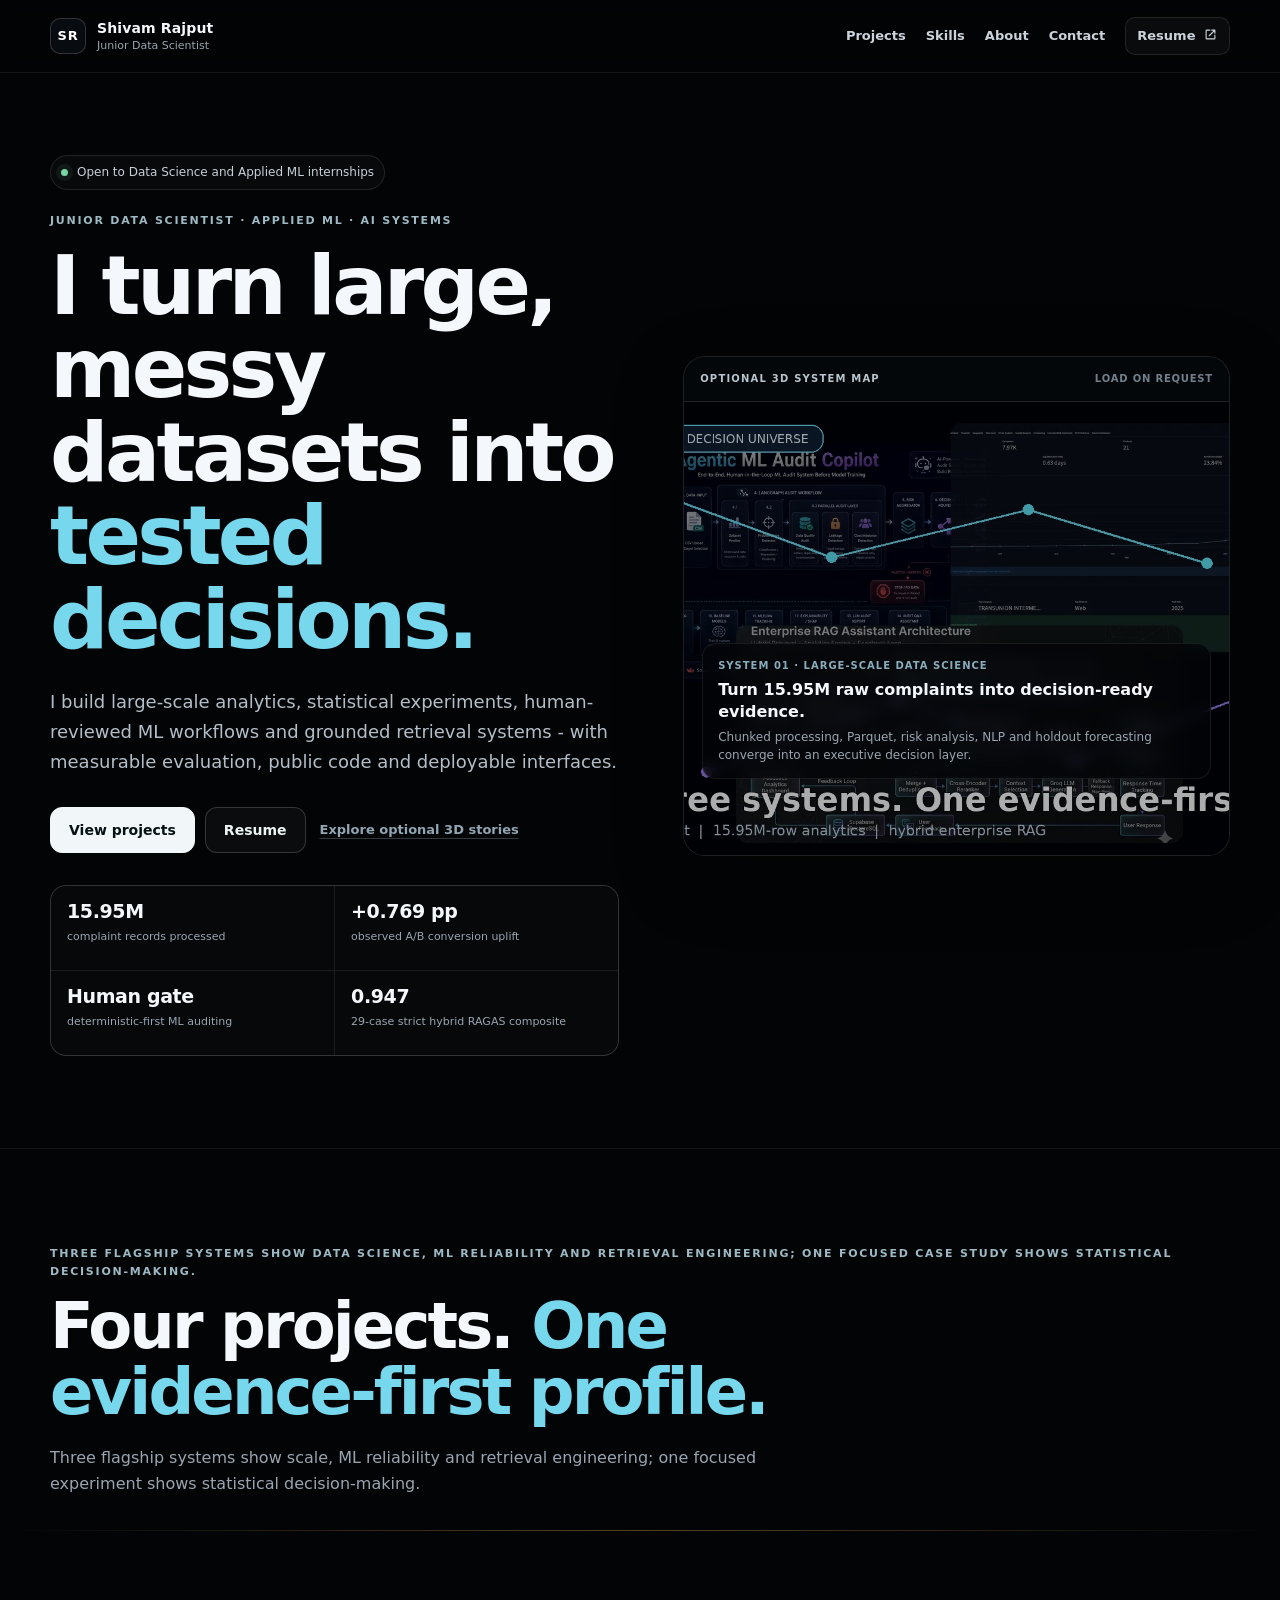
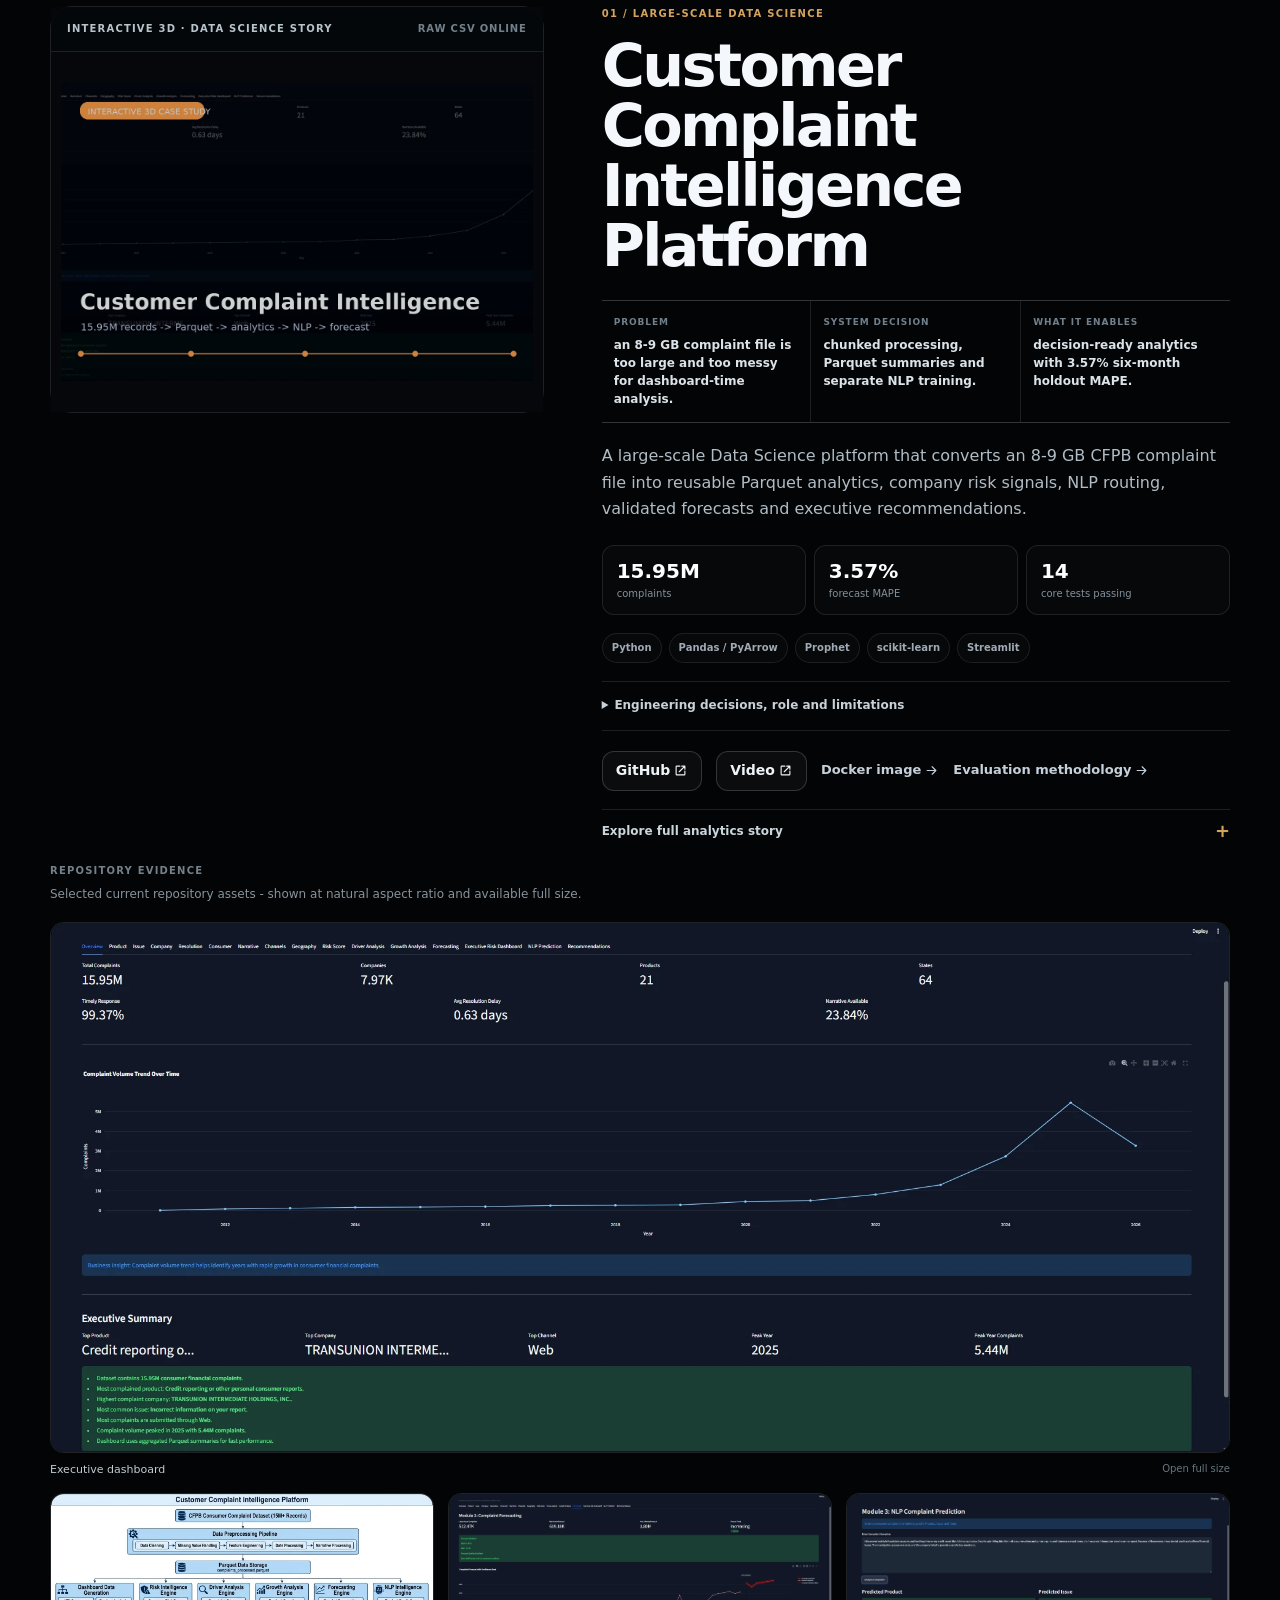
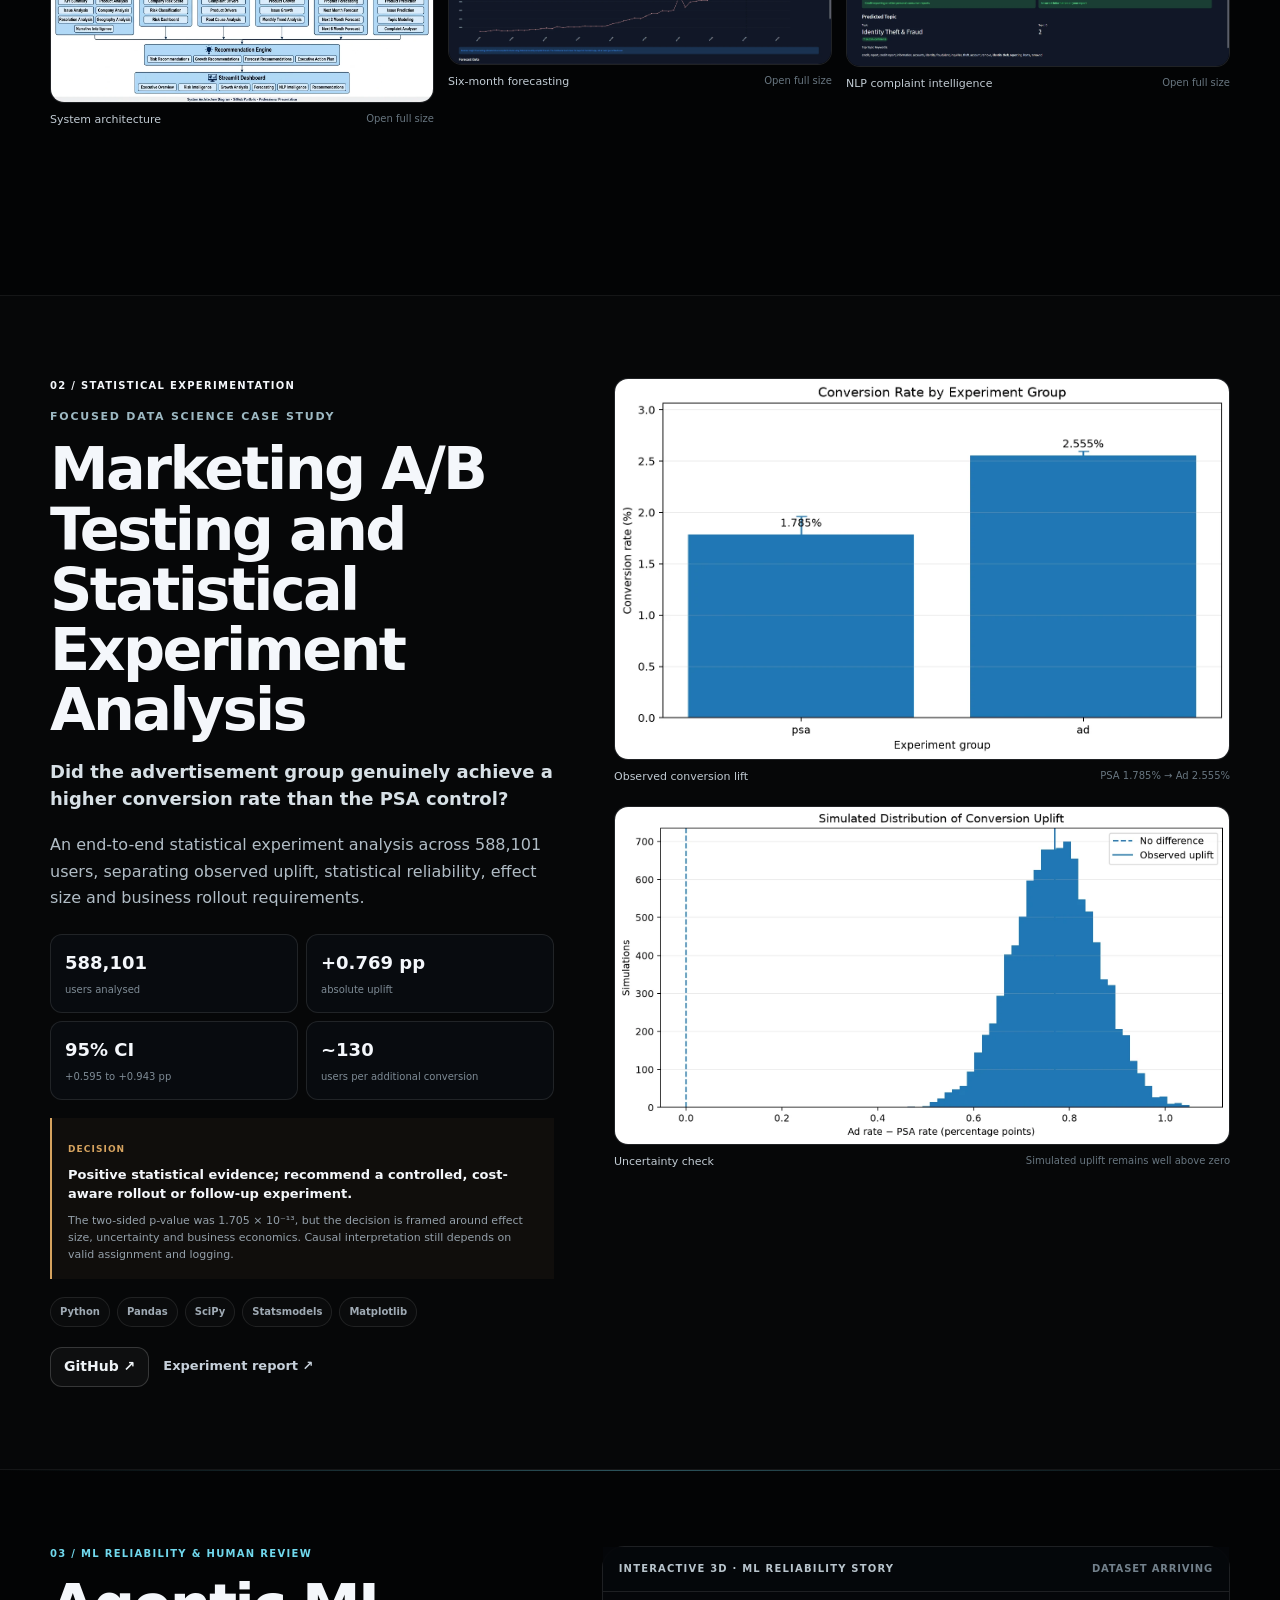
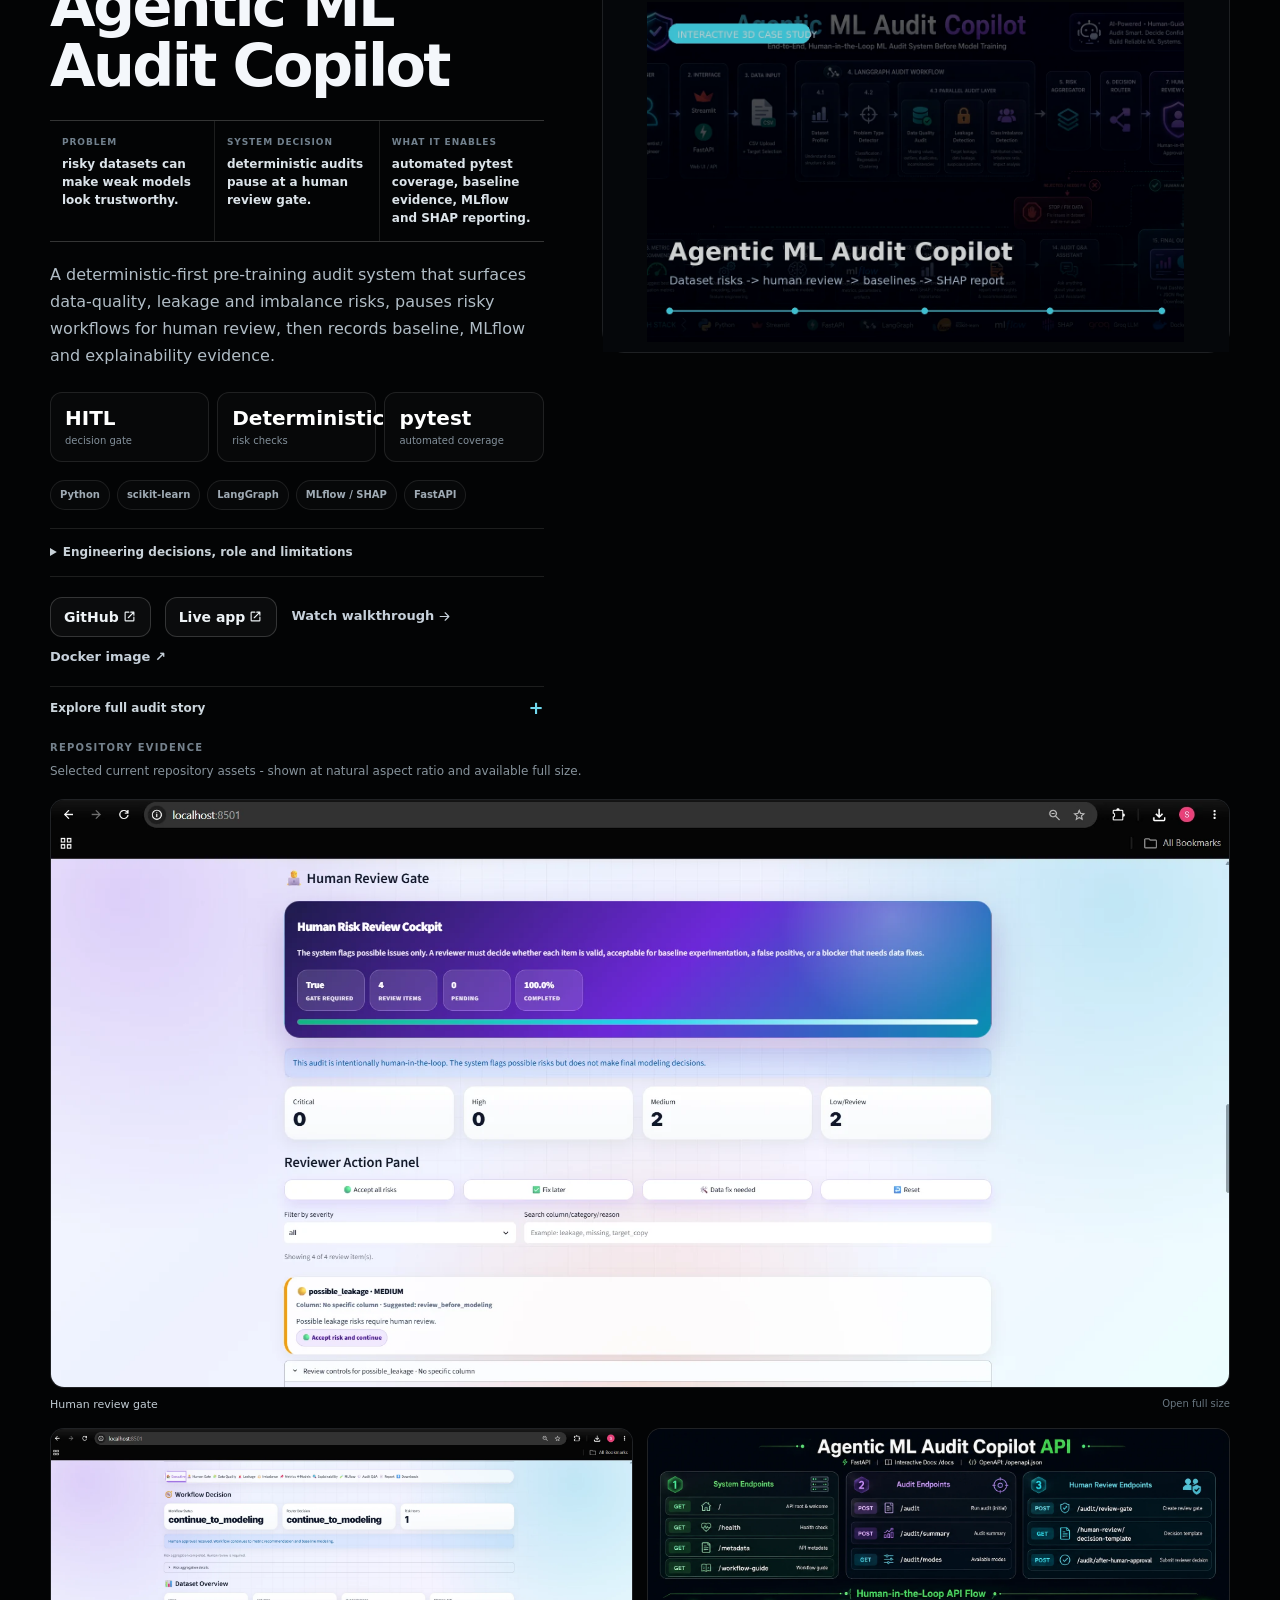
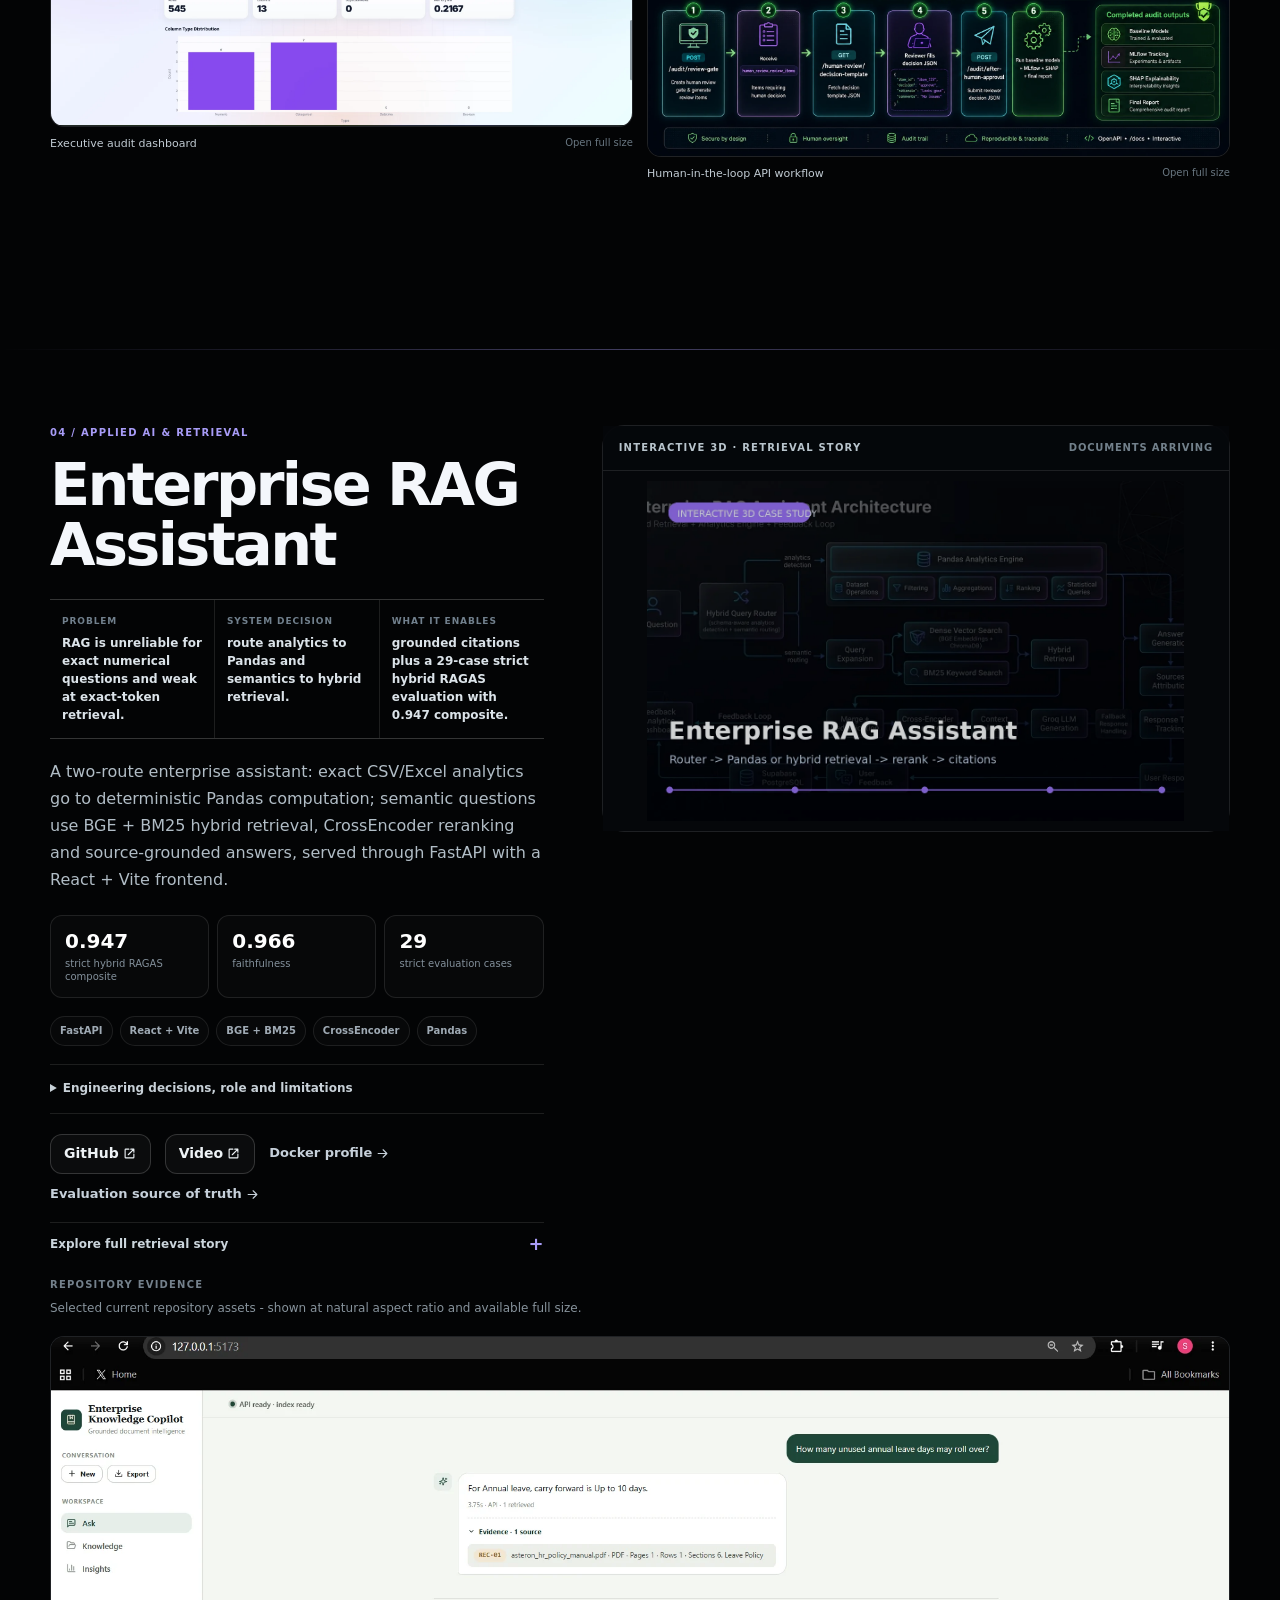
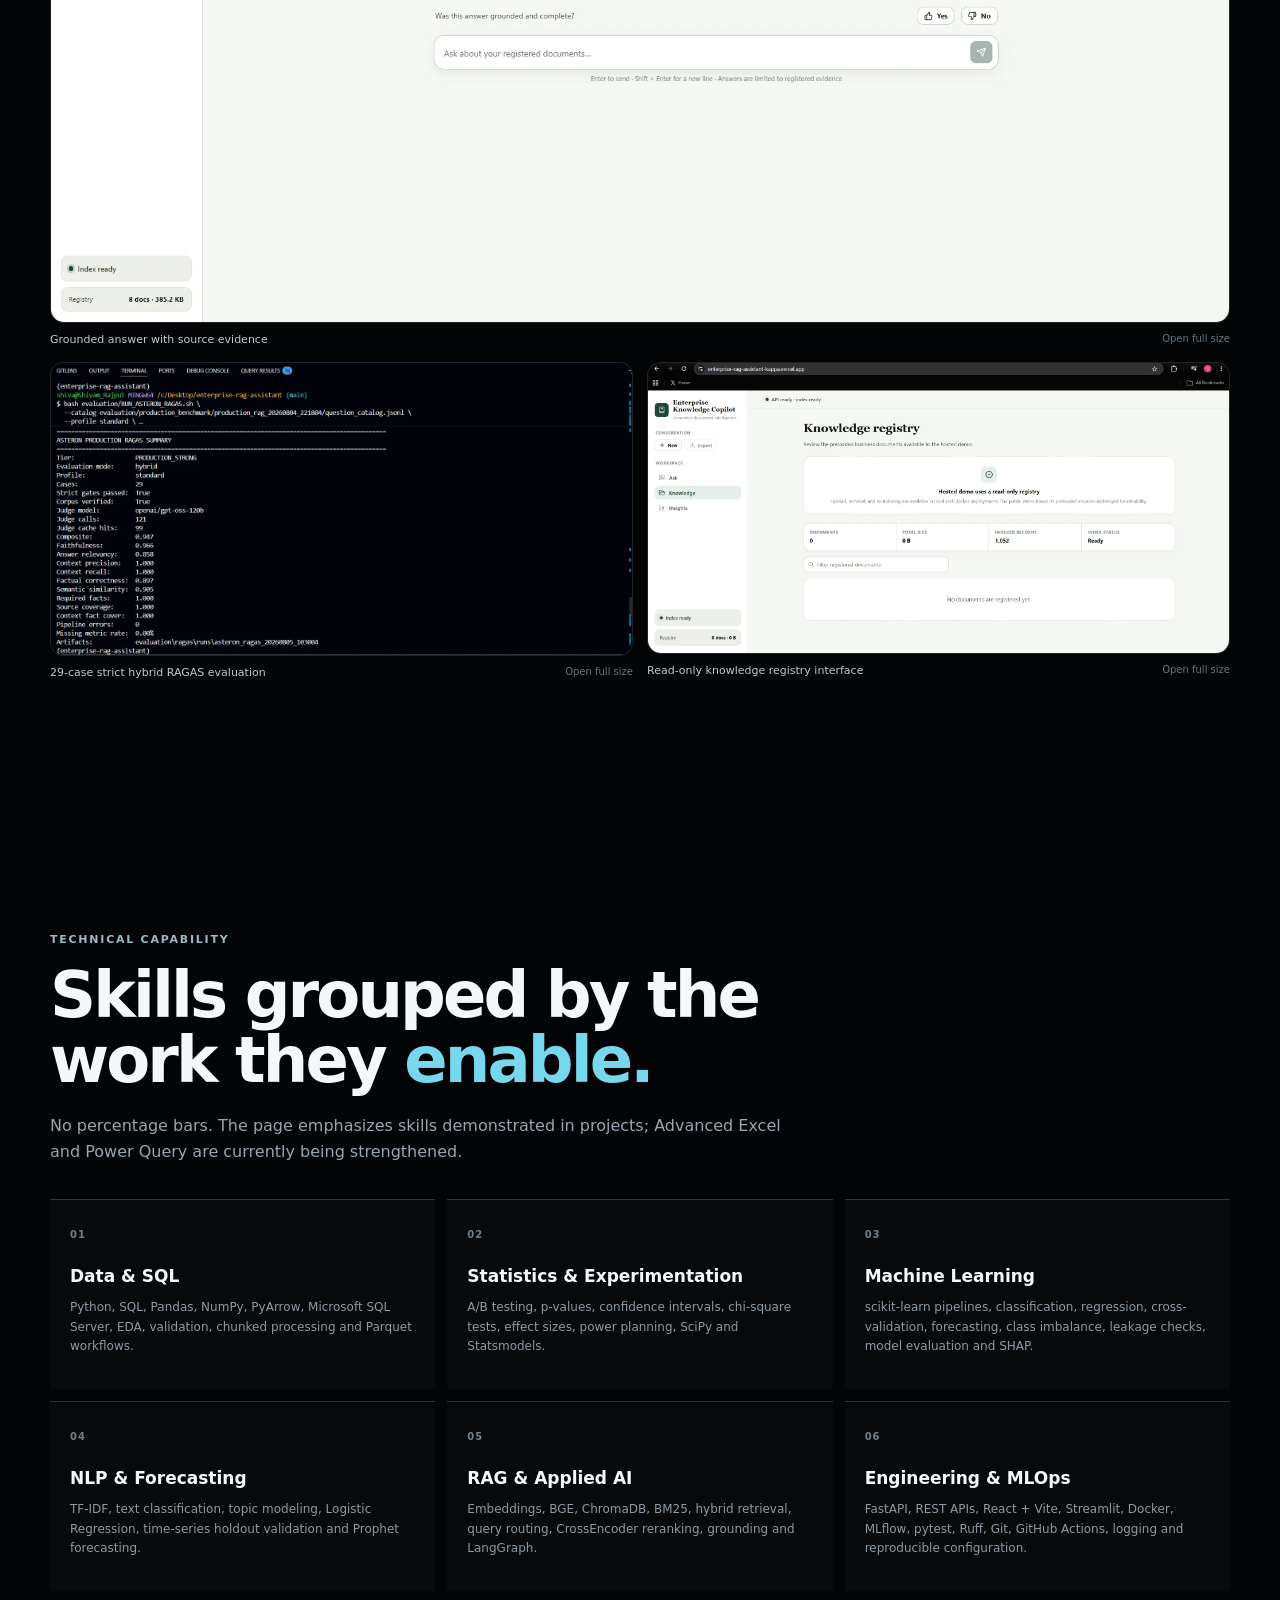
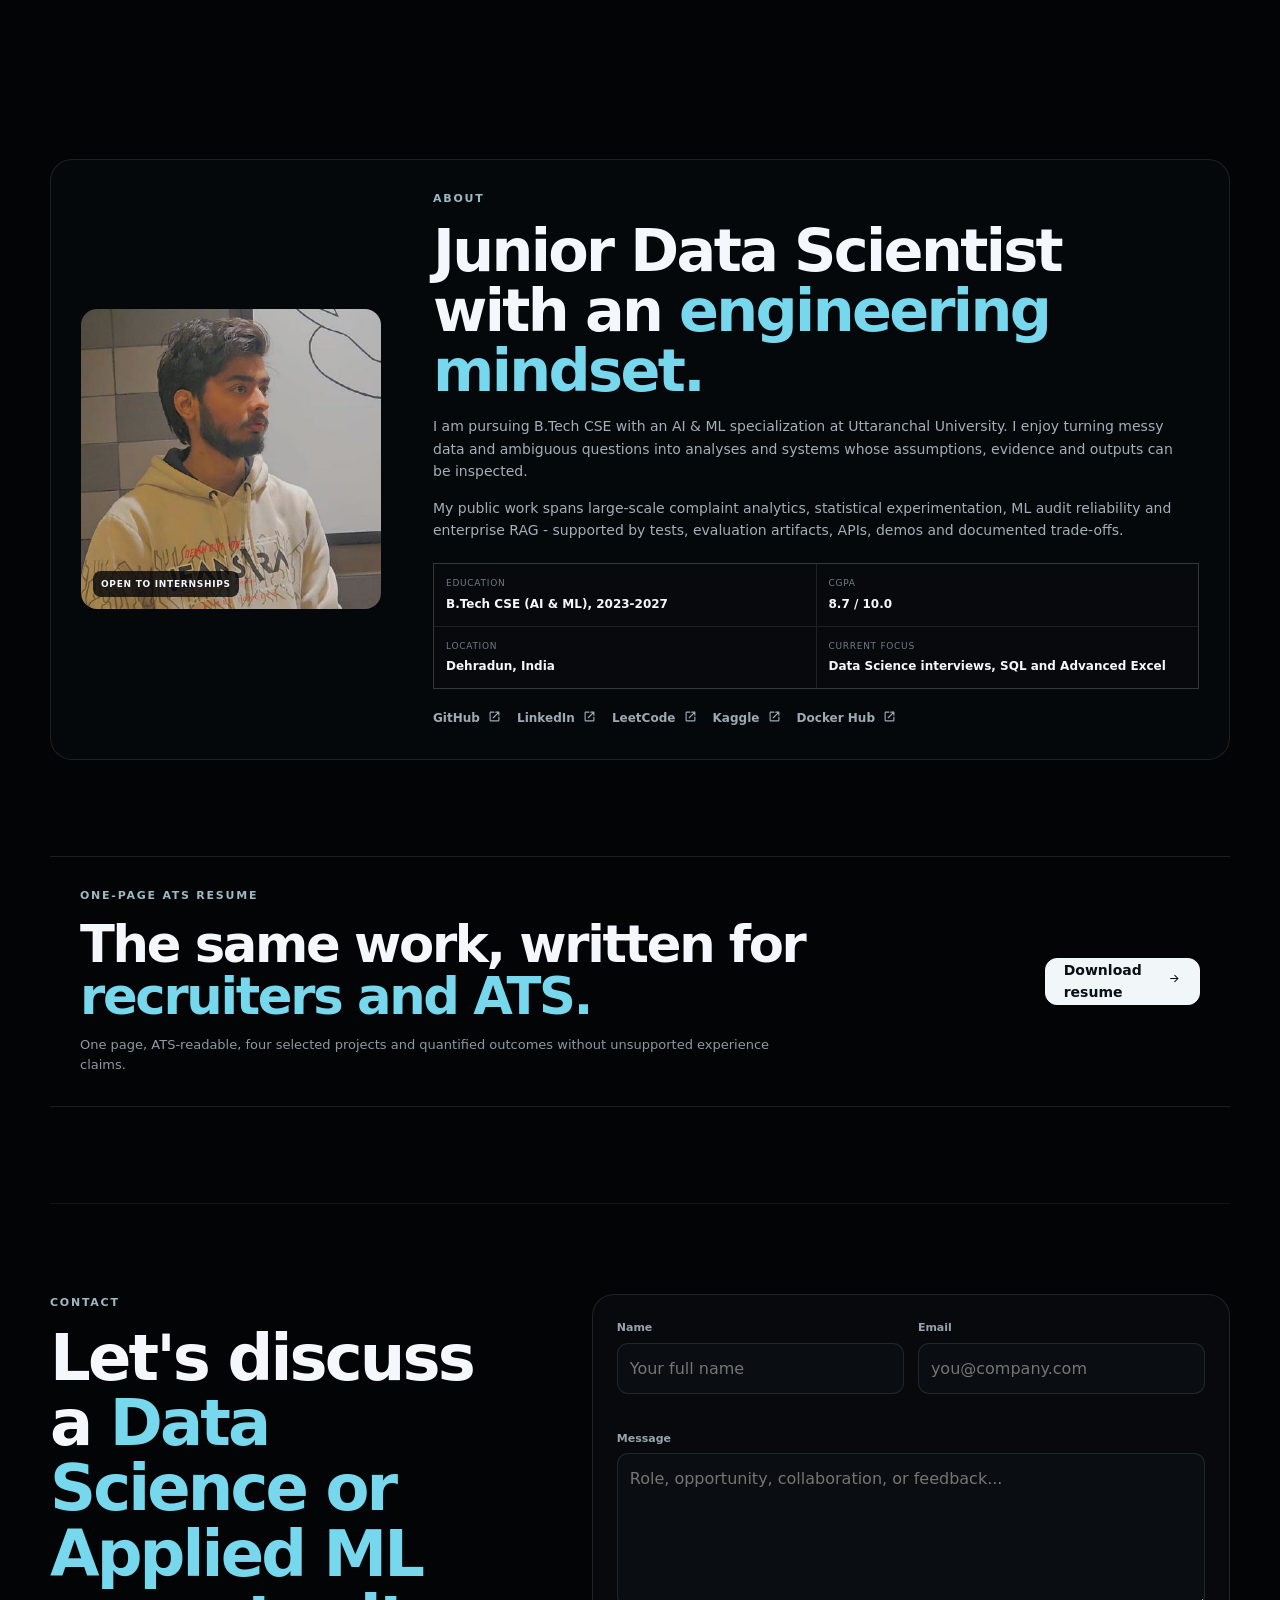
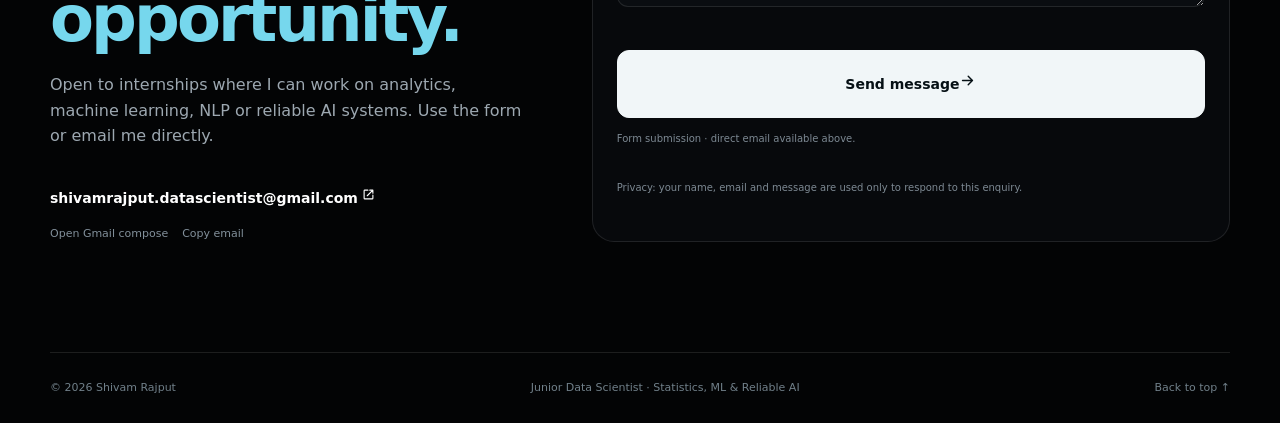
<file: index.html>
<!DOCTYPE html>
<html class="no-js" lang="en">
<head><script>document.documentElement.classList.replace('no-js','js');</script>
<meta charset="utf-8"/>
<meta content="width=device-width,initial-scale=1,viewport-fit=cover" name="viewport"/>
<meta content="#020204" name="theme-color"/>
<meta content="Shivam Rajput - Junior Data Scientist portfolio with large-scale complaint analytics, statistical experimentation, human-reviewed ML auditing and evaluated enterprise RAG." name="description"/>
<meta content="Shivam Rajput" name="author"/>
<meta content="index,follow,max-image-preview:large" name="robots"/>
<link href="https://shivamrajput-ds.github.io/portfolio-website/" rel="canonical"/>
<meta content="website" property="og:type"/>
<meta content="Shivam Rajput | Junior Data Scientist" property="og:title"/>
<meta content="Four evidence-first Data Science and Applied AI projects: 15.95M-row analytics, a 588K-user experiment, ML audit workflows and evaluated hybrid RAG." property="og:description"/>
<meta content="https://shivamrajput-ds.github.io/portfolio-website/" property="og:url"/>
<meta content="https://shivamrajput-ds.github.io/portfolio-website/assets/images/og-card.png" property="og:image"/>
<meta content="summary_large_image" name="twitter:card"/>
<title>Shivam Rajput | Junior Data Scientist</title>
<link href="assets/images/favicon.svg" rel="icon" type="image/svg+xml"/>
<link href="site.webmanifest" rel="manifest"/>
<link href="styles.css" rel="stylesheet"/>
<script type="application/ld+json">{
  "@context": "https://schema.org",
  "@graph": [
    {
      "@type": "Person",
      "@id": "https://shivamrajput-ds.github.io/portfolio-website/#person",
      "name": "Shivam Rajput",
      "url": "https://shivamrajput-ds.github.io/portfolio-website/",
      "image": "https://shivamrajput-ds.github.io/portfolio-website/assets/images/shivam-avatar.jpg",
      "email": "mailto:shivamrajput.datascientist@gmail.com",
      "alumniOf": {
        "@type": "CollegeOrUniversity",
        "name": "Uttaranchal University"
      },
      "knowsAbout": [
        "Python",
        "SQL",
        "Data Science",
        "Statistics",
        "Machine Learning",
        "Natural Language Processing",
        "Retrieval-Augmented Generation"
      ],
      "sameAs": [
        "https://github.com/shivamrajput-ds",
        "https://www.linkedin.com/in/shivam-rajput-b0407632b/",
        "https://leetcode.com/u/ShivamSynapse/",
        "https://www.kaggle.com/shivamja",
        "https://hub.docker.com/u/shivamrajput130"
      ]
    },
    {
      "@type": "ItemList",
      "name": "Selected data science and applied AI projects",
      "itemListElement": [
        {
          "@type": "ListItem",
          "position": 1,
          "item": {
            "@type": "SoftwareApplication",
            "name": "Customer Complaint Intelligence Platform",
            "applicationCategory": "BusinessApplication",
            "operatingSystem": "Web",
            "description": "Large-scale analytics, NLP, risk analysis and forecasting over 15.95M CFPB complaints.",
            "codeRepository": "https://github.com/shivamrajput-ds/customer-complaint-intelligence",
            "creator": {
              "@id": "https://shivamrajput-ds.github.io/portfolio-website/#person"
            }
          }
        },
        {
          "@type": "ListItem",
          "position": 2,
          "item": {
            "@type": "SoftwareSourceCode",
            "name": "Marketing A/B Testing and Statistical Experiment Analysis",
            "programmingLanguage": "Python",
            "description": "Statistical experiment analysis across 588,101 users with uplift, confidence intervals, effect-size interpretation and power planning.",
            "codeRepository": "https://github.com/shivamrajput-ds/marketing-ab-testing-analysis",
            "creator": {
              "@id": "https://shivamrajput-ds.github.io/portfolio-website/#person"
            }
          }
        },
        {
          "@type": "ListItem",
          "position": 3,
          "item": {
            "@type": "SoftwareApplication",
            "name": "Agentic ML Audit Copilot",
            "applicationCategory": "DeveloperApplication",
            "operatingSystem": "Web",
            "description": "Deterministic-first tabular ML auditing with leakage and data-risk checks, a human review gate, baseline modeling, MLflow and SHAP.",
            "codeRepository": "https://github.com/shivamrajput-ds/Agentic-ML-Audit-Copilot",
            "creator": {
              "@id": "https://shivamrajput-ds.github.io/portfolio-website/#person"
            }
          }
        },
        {
          "@type": "ListItem",
          "position": 4,
          "item": {
            "@type": "SoftwareApplication",
            "name": "Enterprise RAG Assistant",
            "applicationCategory": "BusinessApplication",
            "operatingSystem": "Web",
            "description": "Two-route enterprise analytics and retrieval system with deterministic Pandas computation, hybrid BGE plus BM25 retrieval, reranking, citations and documented strict RAGAS evaluation.",
            "codeRepository": "https://github.com/shivamrajput-ds/enterprise-rag-assistant",
            "creator": {
              "@id": "https://shivamrajput-ds.github.io/portfolio-website/#person"
            }
          }
        }
      ]
    }
  ]
}</script>
<meta content="Shivam Rajput data science portfolio with four evidence-first projects" property="og:image:alt"/><meta content="1200" property="og:image:width"/><meta content="630" property="og:image:height"/><meta content="Shivam Rajput | Junior Data Scientist" name="twitter:title"/><meta content="Large-scale analytics, statistical experimentation, ML reliability and enterprise RAG - backed by public code, evaluation and demos." name="twitter:description"/><meta content="https://shivamrajput-ds.github.io/portfolio-website/assets/images/og-card.png" name="twitter:image"/><meta content="Shivam Rajput data science portfolio" name="twitter:image:alt"/></head>
<body>
<div aria-hidden="true" class="ambient-world"><div aria-hidden="true" class="ambient-glow"></div><div aria-hidden="true" class="ambient-grid"></div><div aria-hidden="true" class="ambient-vignette"></div></div>
<a class="skip-link" href="#main">Skip to content</a>
<div aria-hidden="true" class="scroll-progress"><span id="scroll-progress-bar"></span></div>
<header class="site-header" id="top">
<nav aria-label="Primary navigation" class="nav shell">
<a aria-label="Shivam Rajput home" class="brand" href="#top">
<span aria-hidden="true" class="brand-mark">SR</span>
<span><strong>Shivam Rajput</strong><small>Junior Data Scientist</small></span>
</a>
<button aria-controls="nav-links" aria-expanded="false" aria-label="Open navigation" class="nav-toggle" type="button"><span></span><span></span></button>
<div class="nav-links" id="nav-links">
<a href="#projects">Projects</a>
<a href="#skills">Skills</a>
<a href="#about">About</a>
<a href="#contact">Contact</a>
<a aria-label="Resume (opens in a new tab)" class="nav-resume" href="assets/resume/resume.pdf" rel="noopener" target="_blank">Resume <svg aria-hidden="true" class="link-icon" fill="none" viewbox="0 0 24 24"><path d="M14 5h5v5M19 5l-9 9M19 13v5a1 1 0 0 1-1 1H6a1 1 0 0 1-1-1V6a1 1 0 0 1 1-1h5" stroke="currentColor" stroke-linecap="round" stroke-linejoin="round" stroke-width="1.8"></path></svg></a><button aria-label="Switch 3D performance mode" aria-pressed="false" class="performance-toggle" id="performance-toggle" title="Switch between full and eco 3D rendering" type="button">Performance: Full</button>
</div>
</nav>
</header>
<main id="main">
<section aria-labelledby="hero-title" class="hero shell">
<div class="hero-copy reveal">
<div class="availability"><i aria-hidden="true"></i> Open to Data Science and Applied ML internships</div>
<p class="eyebrow">JUNIOR DATA SCIENTIST · APPLIED ML · AI SYSTEMS</p>
<h1 id="hero-title">I turn large, messy datasets into <span>tested decisions.</span></h1>
<p class="hero-lead">I build large-scale analytics, statistical experiments, human-reviewed ML workflows and grounded retrieval systems - with measurable evaluation, public code and deployable interfaces.</p>
<div class="hero-actions"><a class="button button-primary" href="#projects">View projects</a><a aria-label="Open ATS resume in a new tab" class="button button-secondary" href="assets/resume/resume.pdf" rel="noopener" target="_blank">Resume</a><button aria-label="Load and explore the interactive 3D project stories" class="hero-3d-link" id="guided-tour" type="button">Explore optional 3D stories</button></div>
<div aria-label="Portfolio proof" class="hero-proof"><div><strong>15.95M</strong><span>complaint records processed</span></div><div><strong>+0.769 pp</strong><span>observed A/B conversion uplift</span></div><div><strong>Human gate</strong><span>deterministic-first ML auditing</span></div><div><strong>0.947</strong><span>29-case strict hybrid RAGAS composite</span></div></div>
</div>
<div class="hero-stage reveal" data-delay="120">
<div class="stage-shell stage-hero">
<div class="stage-head"><span>OPTIONAL 3D SYSTEM MAP</span><i>LOAD ON REQUEST</i></div>
<picture class="stage-poster"><img alt="Three project systems shown as a static fallback" decoding="async" height="760" src="assets/images/poster-hero.webp" width="1200"/></picture><span class="stage-loading">Loading 3D engine…</span><canvas aria-describedby="hero-3d-help" aria-label="Interactive 3D neural decision system" id="hero-3d" role="img" tabindex="0"></canvas><p class="sr-only" id="hero-3d-help">Use left and right arrow keys to rotate the 3D scene, up and down arrows to tilt it, and Home to reset the view.</p>
<div aria-hidden="true" class="stage-fallback"><span></span><span></span><span></span></div>
<div aria-labelledby="hero-tab-complaints" class="hero-stage-copy" id="hero-scene-panel" role="tabpanel">
<span id="hero-scene-kicker">SYSTEM 01 · LARGE-SCALE DATA SCIENCE</span>
<strong id="hero-scene-title">Turn 15.95M raw complaints into decision-ready evidence.</strong>
<p id="hero-scene-copy">Chunked processing, Parquet, risk analysis, NLP and holdout forecasting converge into an executive decision layer.</p>
</div>
<div aria-label="Choose a 3D project system" aria-orientation="horizontal" class="scene-switcher" role="tablist">
<button aria-controls="hero-scene-panel" aria-selected="true" class="active" data-hero-scene="complaints" id="hero-tab-complaints" role="tab" tabindex="0" type="button"><b>01</b><span>Data Science</span></button><button aria-controls="hero-scene-panel" aria-selected="false" class="" data-hero-scene="audit" id="hero-tab-audit" role="tab" tabindex="-1" type="button"><b>02</b><span>ML Reliability</span></button><button aria-controls="hero-scene-panel" aria-selected="false" class="" data-hero-scene="rag" id="hero-tab-rag" role="tab" tabindex="-1" type="button"><b>03</b><span>Hybrid RAG</span></button></div>
</div>
</div>
</section>
<section aria-labelledby="projects-title" class="projects" id="projects">
<header class="section-header shell reveal">
<p class="eyebrow">Three flagship systems show Data Science, ML reliability and retrieval engineering; one focused case study shows statistical decision-making.</p>
<h2 id="projects-title">Four projects. <span>One evidence-first profile.</span></h2>
<p>Three flagship systems show scale, ML reliability and retrieval engineering; one focused experiment shows statistical decision-making.</p>
</header>
<article aria-label="Data Science case study" class="project-world world-complaints" data-expanded="false" id="complaints-project">
<div aria-hidden="true" class="world-glow"></div>
<div class="project-grid shell reverse">
<div class="project-copy reveal">
<div class="project-index">01 / LARGE-SCALE DATA SCIENCE</div>
<h3>Customer Complaint Intelligence Platform</h3>
<div aria-label="Project problem, key decision and outcome" class="project-outcome"><div><span>Problem</span><strong>an 8-9 GB complaint file is too large and too messy for dashboard-time analysis.</strong></div><div><span>System decision</span><strong>chunked processing, Parquet summaries and separate NLP training.</strong></div><div><span>What it enables</span><strong>decision-ready analytics with 3.57% six-month holdout MAPE.</strong></div></div><p class="project-summary">A large-scale Data Science platform that converts an 8-9 GB CFPB complaint file into reusable Parquet analytics, company risk signals, NLP routing, validated forecasts and executive recommendations.</p>
<div class="metric-row">
<div><strong>15.95M</strong><span>complaints</span></div>
<div><strong>3.57%</strong><span>forecast MAPE</span></div>
<div><strong>14</strong><span>core tests passing</span></div>
</div>
<div class="stack"><span>Python</span><span>Pandas / PyArrow</span><span>Prophet</span><span>scikit-learn</span><span>Streamlit</span></div>
<details class="project-details"><summary>Engineering decisions, role and limitations</summary><dl class="project-facts">
<div><dt>My role</dt><dd>Built the preprocessing pipeline, Parquet outputs, analytics modules, risk logic, forecasting, NLP models and Streamlit dashboard.</dd></div>
<div><dt>Key decision</dt><dd>Pre-aggregate expensive analysis and read Parquet summaries at runtime instead of loading the 8-9 GB CSV in the app.</dd></div>
<div><dt>Hardest problem</dt><dd>Balancing scale, business actionability and honest interpretation of raw complaint volume.</dd></div>
<div><dt>Boundary</dt><dd>Complaint volume is not normalized by customer base; narrative coverage is 23.84%; product and issue classifiers are documented at 75.28% and 62.39% accuracy rather than overstated.</dd></div>
</dl></details><div class="project-actions">
<a aria-label="GitHub (opens in a new tab)" class="button project-button" href="https://github.com/shivamrajput-ds/customer-complaint-intelligence" rel="noopener" target="_blank">GitHub <svg aria-hidden="true" class="link-icon" fill="none" viewbox="0 0 24 24"><path d="M14 5h5v5M19 5l-9 9M19 13v5a1 1 0 0 1-1 1H6a1 1 0 0 1-1-1V6a1 1 0 0 1 1-1h5" stroke="currentColor" stroke-linecap="round" stroke-linejoin="round" stroke-width="1.8"></path></svg></a>
<a aria-label="Video walkthrough (opens in a new tab)" class="button project-button" href="https://youtu.be/ZrXg5p7wbqM" rel="noopener" target="_blank">Video <svg aria-hidden="true" class="link-icon" fill="none" viewbox="0 0 24 24"><path d="M14 5h5v5M19 5l-9 9M19 13v5a1 1 0 0 1-1 1H6a1 1 0 0 1-1-1V6a1 1 0 0 1 1-1h5" stroke="currentColor" stroke-linecap="round" stroke-linejoin="round" stroke-width="1.8"></path></svg></a>
<a aria-label="Docker image (opens in a new tab)" class="text-link" href="https://hub.docker.com/repository/docker/shivamrajput130/customer-complaint-intelligence" rel="noopener" target="_blank">Docker image <svg aria-hidden="true" class="link-icon" fill="none" viewbox="0 0 24 24"><path d="M5 12h14M13 6l6 6-6 6" stroke="currentColor" stroke-linecap="round" stroke-linejoin="round" stroke-width="1.8"></path></svg></a>
<a aria-label="View complaint evaluation methodology (opens in a new tab)" class="text-link" href="https://github.com/shivamrajput-ds/customer-complaint-intelligence/blob/main/docs/evaluation.md" rel="noopener" target="_blank">Evaluation methodology <svg aria-hidden="true" class="link-icon" fill="none" viewbox="0 0 24 24"><path d="M5 12h14M13 6l6 6-6 6" stroke="currentColor" stroke-linecap="round" stroke-linejoin="round" stroke-width="1.8"></path></svg></a></div><button aria-expanded="false" class="case-study-toggle" data-case-toggle="complaints-project" type="button">Explore full analytics story</button>
</div>
<div class="project-stage reveal" data-delay="100">
<div class="stage-shell stage-complaints story-stage" data-story="complaints">
<div class="stage-head"><span>INTERACTIVE 3D · DATA SCIENCE STORY</span><i id="complaints-status">RAW CSV ONLINE</i></div><div class="stage-viewport"><picture class="stage-poster"><img alt="Customer Complaint Intelligence pipeline poster" decoding="async" height="760" src="assets/images/poster-complaints.webp" width="1200"/></picture><span class="stage-loading">Preparing 3D scene…</span><canvas aria-describedby="complaints-3d-help" aria-label="Self-running 3D explanation of the complaint intelligence pipeline" id="complaints-3d" role="img" tabindex="0"></canvas><p class="sr-only" id="complaints-3d-help">Use left and right arrow keys to rotate the 3D scene, up and down arrows to tilt it, and Home to reset the view.</p><div aria-hidden="true" class="stage-fallback"><strong>Interactive 3D explanation unavailable.</strong><span>The written case study remains fully accessible.</span></div><div aria-hidden="true" class="story-hud">
<div><span>ROWS</span><strong id="complaints-hud-rows">0 / 15.95M</strong></div>
<div><span>FORMAT</span><strong id="complaints-hud-format">Raw CSV</strong></div>
<div><span>DECISION LAYER</span><strong id="complaints-hud-output">Waiting</strong></div>
</div></div>
<div class="story-toolbar">
<button aria-label="Play or pause complaint story" class="story-play" data-story-play="complaints" type="button">Pause</button>
<button class="story-restart" data-story-restart="complaints" type="button">Restart</button>
<button aria-label="Previous chapter" class="story-prev" data-story-prev="complaints" type="button">Previous</button><div aria-label="Complaint story progress" class="story-progress"><span id="complaints-progress"></span></div><button aria-label="Next chapter" class="story-next" data-story-next="complaints" type="button">Next</button>
<output id="complaints-time">00:00 / 00:56</output>
</div>
<span aria-hidden="true" class="chapter-hint">Swipe chapters →</span><div aria-label="Complaint story chapters" class="scene-controls story-chapters">
<button class="active" data-complaints-phase="raw" type="button">1. Raw source</button>
<button data-complaints-phase="chunks" type="button">2. Chunk stream</button>
<button data-complaints-phase="validate" type="button">3. Validate</button>
<button data-complaints-phase="parquet" type="button">4. Parquet</button>
<button data-complaints-phase="analytics" type="button">5. Analytics</button>
<button data-complaints-phase="intelligence" type="button">6. Risk + NLP</button>
<button data-complaints-phase="forecast" type="button">7. Forecast</button>
<button data-complaints-phase="decisions" type="button">8. Decisions</button>
</div>
<div aria-atomic="true" aria-live="polite" class="scene-caption story-caption" id="complaints-caption" role="status">
<div><strong>8–9 GB raw complaint source</strong><span>The pipeline starts with a file too large to load casually inside an interactive dashboard.</span></div>
<p><b>Why it matters:</b> <span id="complaints-why">Scale is an engineering constraint, so the animation begins with the memory problem.</span></p>
</div>
</div>
</div>
</div>
<div class="evidence-heading shell"><span>REPOSITORY EVIDENCE</span><p>Selected current repository assets - shown at natural aspect ratio and available full size.</p></div><div aria-label="Complaint Intelligence screenshots" class="evidence-gallery shell reveal evidence-gallery--4"><figure class="evidence-item evidence-item--primary"><button aria-label="Open full-size image: Executive dashboard" data-caption="Executive dashboard" data-lightbox="assets/images/complaints-dashboard.webp" type="button"><img alt="Customer Complaint Intelligence executive dashboard" decoding="async" height="862" loading="lazy" sizes="(max-width: 760px) 94vw, (max-width: 1200px) 46vw, 31vw" src="assets/images/complaints-dashboard.webp" width="1918"/></button><figcaption><span>Executive dashboard</span><small>Open full size</small></figcaption></figure><figure class="evidence-item"><button aria-label="Open full-size image: System architecture" data-caption="System architecture" data-lightbox="assets/images/complaints-architecture.webp" type="button"><img alt="Customer Complaint Intelligence system architecture" decoding="async" height="768" loading="lazy" sizes="(max-width: 760px) 94vw, (max-width: 1200px) 46vw, 31vw" src="assets/images/complaints-architecture.webp" width="1408"/></button><figcaption><span>System architecture</span><small>Open full size</small></figcaption></figure><figure class="evidence-item"><button aria-label="Open full-size image: Six-month forecasting" data-caption="Six-month forecasting" data-lightbox="assets/images/complaints-forecasting.webp" type="button"><img alt="Customer complaint forecasting module with holdout validation" decoding="async" height="852" loading="lazy" sizes="(max-width: 760px) 94vw, (max-width: 1200px) 46vw, 31vw" src="assets/images/complaints-forecasting.webp" width="1918"/></button><figcaption><span>Six-month forecasting</span><small>Open full size</small></figcaption></figure><figure class="evidence-item"><button aria-label="Open full-size image: NLP complaint intelligence" data-caption="NLP complaint intelligence" data-lightbox="assets/images/complaints-nlp.webp" type="button"><img alt="Complaint NLP product, issue and topic prediction interface" decoding="async" height="865" loading="lazy" sizes="(max-width: 760px) 94vw, (max-width: 1200px) 46vw, 31vw" src="assets/images/complaints-nlp.webp" width="1918"/></button><figcaption><span>NLP complaint intelligence</span><small>Open full size</small></figcaption></figure></div>
</article><section aria-labelledby="marketing-title" class="experiment-case" id="marketing-project">
<div class="shell experiment-grid">
<div class="experiment-copy reveal">
<div class="project-index">02 / STATISTICAL EXPERIMENTATION</div>
<p class="eyebrow">FOCUSED DATA SCIENCE CASE STUDY</p>
<h3 id="marketing-title">Marketing A/B Testing and Statistical Experiment Analysis</h3>
<p class="experiment-question">Did the advertisement group genuinely achieve a higher conversion rate than the PSA control?</p>
<p class="project-summary">An end-to-end statistical experiment analysis across 588,101 users, separating observed uplift, statistical reliability, effect size and business rollout requirements.</p>
<div aria-label="A/B testing results" class="experiment-metrics"><div><strong>588,101</strong><span>users analysed</span></div><div><strong>+0.769 pp</strong><span>absolute uplift</span></div><div><strong>95% CI</strong><span>+0.595 to +0.943 pp</span></div><div><strong>~130</strong><span>users per additional conversion</span></div></div>
<div class="experiment-decision">
<span>Decision</span>
<strong>Positive statistical evidence; recommend a controlled, cost-aware rollout or follow-up experiment.</strong>
<p>The two-sided p-value was 1.705 × 10⁻¹³, but the decision is framed around effect size, uncertainty and business economics. Causal interpretation still depends on valid assignment and logging.</p>
</div>
<div class="stack"><span>Python</span><span>Pandas</span><span>SciPy</span><span>Statsmodels</span><span>Matplotlib</span></div>
<div class="project-actions">
<a aria-label="Marketing A/B Testing GitHub repository (opens in a new tab)" class="button project-button" href="https://github.com/shivamrajput-ds/marketing-ab-testing-analysis" rel="noopener" target="_blank">GitHub ↗</a>
<a aria-label="Experiment report (opens in a new tab)" class="text-link" href="https://github.com/shivamrajput-ds/marketing-ab-testing-analysis/blob/main/docs/EXPERIMENT_REPORT.md" rel="noopener" target="_blank">Experiment report ↗</a>
</div>
</div>
<div class="experiment-visuals reveal" data-delay="80">
<figure class="experiment-figure experiment-figure--primary">
<button aria-label="Open full-size image: conversion rate by experiment group" data-caption="Conversion rate by experiment group" data-lightbox="assets/images/ab-conversion.webp" type="button">
<img alt="Conversion rate comparison between PSA and advertisement experiment groups" decoding="async" height="880" loading="lazy" src="assets/images/ab-conversion.webp" width="1421"/>
</button>
<figcaption><span>Observed conversion lift</span><small>PSA 1.785% → Ad 2.555%</small></figcaption>
</figure>
<figure class="experiment-figure">
<button aria-label="Open full-size image: simulated uplift distribution" data-caption="Simulated uplift distribution" data-lightbox="assets/images/ab-uplift.webp" type="button">
<img alt="Simulated distribution of advertisement conversion uplift" decoding="async" height="880" loading="lazy" src="assets/images/ab-uplift.webp" width="1600"/>
</button>
<figcaption><span>Uncertainty check</span><small>Simulated uplift remains well above zero</small></figcaption>
</figure>
</div>
</div>
</section><article aria-label="ML reliability case study" class="project-world world-audit" data-expanded="false" id="agentic-project">
<div aria-hidden="true" class="world-glow"></div>
<div class="project-grid shell">
<div class="project-copy reveal">
<div class="project-index">03 / ML RELIABILITY &amp; HUMAN REVIEW</div>
<h3>Agentic ML Audit Copilot</h3>
<div aria-label="Project problem, key decision and outcome" class="project-outcome"><div><span>Problem</span><strong>risky datasets can make weak models look trustworthy.</strong></div><div><span>System decision</span><strong>deterministic audits pause at a human review gate.</strong></div><div><span>What it enables</span><strong>automated pytest coverage, baseline evidence, MLflow and SHAP reporting.</strong></div></div><p class="project-summary">A deterministic-first pre-training audit system that surfaces data-quality, leakage and imbalance risks, pauses risky workflows for human review, then records baseline, MLflow and explainability evidence.</p>
<div class="metric-row"><div><strong>HITL</strong><span>decision gate</span></div><div><strong>Deterministic</strong><span>risk checks</span></div><div><strong>pytest</strong><span>automated coverage</span></div></div>
<div class="stack"><span>Python</span><span>scikit-learn</span><span>LangGraph</span><span>MLflow / SHAP</span><span>FastAPI</span></div>
<details class="project-details"><summary>Engineering decisions, role and limitations</summary><dl class="project-facts">
<div><dt>My role</dt><dd>Designed the workflow, audit modules, risk routing, API, Streamlit interface, MLflow tracking and report flow.</dd></div>
<div><dt>Key decision</dt><dd>Python remains the judge; the LLM is limited to explanation, report writing and audit Q&amp;A.</dd></div>
<div><dt>Hardest problem</dt><dd>Making leakage, imbalance and data-quality findings visible without pretending the system is AutoML.</dd></div>
<div><dt>Boundary</dt><dd>Single-machine tabular classification/regression review, not enterprise governance or automated model selection.</dd></div>
</dl></details><div class="project-actions">
<a aria-label="GitHub (opens in a new tab)" class="button project-button" href="https://github.com/shivamrajput-ds/Agentic-ML-Audit-Copilot" rel="noopener" target="_blank">GitHub <svg aria-hidden="true" class="link-icon" fill="none" viewbox="0 0 24 24"><path d="M14 5h5v5M19 5l-9 9M19 13v5a1 1 0 0 1-1 1H6a1 1 0 0 1-1-1V6a1 1 0 0 1 1-1h5" stroke="currentColor" stroke-linecap="round" stroke-linejoin="round" stroke-width="1.8"></path></svg></a>
<a aria-label="Live app (opens in a new tab)" class="button project-button" href="https://shivamrajput-ds-agentic-ml-audit-copilo-appstreamlit-app-joxap5.streamlit.app/" rel="noopener" target="_blank">Live app <svg aria-hidden="true" class="link-icon" fill="none" viewbox="0 0 24 24"><path d="M14 5h5v5M19 5l-9 9M19 13v5a1 1 0 0 1-1 1H6a1 1 0 0 1-1-1V6a1 1 0 0 1 1-1h5" stroke="currentColor" stroke-linecap="round" stroke-linejoin="round" stroke-width="1.8"></path></svg></a>
<a aria-label="Watch walkthrough (opens in a new tab)" class="text-link" href="https://youtu.be/kFzNam74QBc" rel="noopener" target="_blank">Watch walkthrough <svg aria-hidden="true" class="link-icon" fill="none" viewbox="0 0 24 24"><path d="M5 12h14M13 6l6 6-6 6" stroke="currentColor" stroke-linecap="round" stroke-linejoin="round" stroke-width="1.8"></path></svg></a>
<a aria-label="Docker image (opens in a new tab)" class="text-link" href="https://hub.docker.com/r/shivamrajput130/agentic-ml-audit-copilot" rel="noopener" target="_blank">Docker image ↗</a></div><button aria-expanded="false" class="case-study-toggle" data-case-toggle="agentic-project" type="button">Explore full audit story</button>
</div>
<div class="project-stage reveal" data-delay="100">
<div class="stage-shell stage-audit story-stage" data-story="audit">
<div class="stage-head"><span>INTERACTIVE 3D · ML RELIABILITY STORY</span><i id="audit-status">DATASET ARRIVING</i></div><div class="stage-viewport"><picture class="stage-poster"><img alt="Agentic ML Audit Copilot workflow poster" decoding="async" height="760" src="assets/images/poster-audit.webp" width="1200"/></picture><span class="stage-loading">Preparing 3D scene…</span><canvas aria-describedby="audit-3d-help" aria-label="Self-running 3D explanation of the ML audit workflow" id="audit-3d" role="img" tabindex="0"></canvas><p class="sr-only" id="audit-3d-help">Use left and right arrow keys to rotate the 3D scene, up and down arrows to tilt it, and Home to reset the view.</p><div aria-hidden="true" class="stage-fallback"><strong>Interactive 3D explanation unavailable.</strong><span>The written case study remains fully accessible.</span></div><div aria-hidden="true" class="story-hud">
<div><span>INPUT</span><strong id="audit-hud-input">CSV + target</strong></div>
<div><span>DECISION</span><strong id="audit-hud-decision">Not evaluated</strong></div>
<div><span>OUTPUT</span><strong id="audit-hud-output">Audit pending</strong></div>
</div><div class="scene-legend audit-legend">
<span><i class="c-cyan"></i> deterministic checks</span>
<span><i class="c-red"></i> risk stops workflow</span>
<span><i class="c-green"></i> human-approved path</span>
</div></div>
<div class="story-toolbar">
<button aria-label="Play or pause audit story" class="story-play" data-story-play="audit" type="button">Pause</button>
<button class="story-restart" data-story-restart="audit" type="button">Restart</button>
<button aria-label="Previous chapter" class="story-prev" data-story-prev="audit" type="button">Previous</button><div aria-label="Audit story progress" class="story-progress"><span id="audit-progress"></span></div><button aria-label="Next chapter" class="story-next" data-story-next="audit" type="button">Next</button>
<output id="audit-time">00:00 / 00:52</output>
</div>
<span aria-hidden="true" class="chapter-hint">Swipe chapters →</span><div aria-label="Audit story chapters" class="scene-controls story-chapters">
<button class="active" data-audit-phase="upload" type="button">1. Upload</button>
<button data-audit-phase="detect" type="button">2. Detect problem</button>
<button data-audit-phase="audit" type="button">3. Parallel audits</button>
<button data-audit-phase="risk" type="button">4. Block risk</button>
<button data-audit-phase="review" type="button">5. Human gate</button>
<button data-audit-phase="models" type="button">6. Baselines</button>
<button data-audit-phase="explain" type="button">7. SHAP + MLflow</button>
<button data-audit-phase="report" type="button">8. Report</button>
</div>
<div aria-atomic="true" aria-live="polite" class="scene-caption story-caption" id="audit-caption" role="status">
<div><strong>Dataset enters the audit</strong><span>A CSV and target column are loaded, profiled and converted into a visible matrix before any model is allowed to train.</span></div>
<p><b>Why it matters:</b> <span id="audit-why">The workflow starts with evidence about the dataset—not assumptions about the model.</span></p>
</div>
</div>
</div>
</div>
<div class="evidence-heading shell"><span>REPOSITORY EVIDENCE</span><p>Selected current repository assets - shown at natural aspect ratio and available full size.</p></div><div aria-label="Agentic ML Audit screenshots" class="evidence-gallery shell reveal evidence-gallery--3"><figure class="evidence-item evidence-item--primary"><button aria-label="Open full-size image: Human review gate" data-caption="Human review gate" data-lightbox="assets/images/audit-review.webp" type="button"><img alt="Agentic ML Audit human review gate" decoding="async" height="955" loading="lazy" sizes="(max-width: 760px) 94vw, (max-width: 1200px) 46vw, 31vw" src="assets/images/audit-review.webp" width="1915"/></button><figcaption><span>Human review gate</span><small>Open full size</small></figcaption></figure><figure class="evidence-item"><button aria-label="Open full-size image: Executive audit dashboard" data-caption="Executive audit dashboard" data-lightbox="assets/images/audit-dashboard.webp" type="button"><img alt="Agentic ML Audit executive dashboard" decoding="async" height="976" loading="lazy" sizes="(max-width: 760px) 94vw, (max-width: 1200px) 46vw, 31vw" src="assets/images/audit-dashboard.webp" width="1908"/></button><figcaption><span>Executive audit dashboard</span><small>Open full size</small></figcaption></figure><figure class="evidence-item"><button aria-label="Open full-size image: Human-in-the-loop API workflow" data-caption="Human-in-the-loop API workflow" data-lightbox="assets/images/audit-architecture.webp" type="button"><img alt="Agentic ML Audit API and human-in-the-loop workflow architecture" decoding="async" height="941" loading="lazy" sizes="(max-width: 760px) 94vw, (max-width: 1200px) 46vw, 31vw" src="assets/images/audit-architecture.webp" width="1672"/></button><figcaption><span>Human-in-the-loop API workflow</span><small>Open full size</small></figcaption></figure></div>
</article><article aria-label="Applied AI case study" class="project-world world-rag" data-expanded="false" id="rag-project">
<div aria-hidden="true" class="world-glow"></div>
<div class="project-grid shell">
<div class="project-copy reveal">
<div class="project-index">04 / APPLIED AI &amp; RETRIEVAL</div>
<h3>Enterprise RAG Assistant</h3>
<div aria-label="Project problem, key decision and outcome" class="project-outcome"><div><span>Problem</span><strong>RAG is unreliable for exact numerical questions and weak at exact-token retrieval.</strong></div><div><span>System decision</span><strong>route analytics to Pandas and semantics to hybrid retrieval.</strong></div><div><span>What it enables</span><strong>grounded citations plus a 29-case strict hybrid RAGAS evaluation with 0.947 composite.</strong></div></div><p class="project-summary">A two-route enterprise assistant: exact CSV/Excel analytics go to deterministic Pandas computation; semantic questions use BGE + BM25 hybrid retrieval, CrossEncoder reranking and source-grounded answers, served through FastAPI with a React + Vite frontend.</p>
<div class="metric-row"><div><strong>0.947</strong><span>strict hybrid RAGAS composite</span></div><div><strong>0.966</strong><span>faithfulness</span></div><div><strong>29</strong><span>strict evaluation cases</span></div></div>
<div class="stack"><span>FastAPI</span><span>React + Vite</span><span>BGE + BM25</span><span>CrossEncoder</span><span>Pandas</span></div>
<details class="project-details"><summary>Engineering decisions, role and limitations</summary><dl class="project-facts">
<div><dt>My role</dt><dd>Built multi-format ingestion, persistent Chroma storage, hybrid search, CrossEncoder reranking, query routing, Pandas analytics, FastAPI integration and the React + Vite web frontend.</dd></div>
<div><dt>Key decision</dt><dd>Separate computation from retrieval: CSV/Excel aggregations go to Pandas; semantic questions go to RAG.</dd></div>
<div><dt>Hardest problem</dt><dd>Exact IDs and numerical questions looked confident but failed under pure vector search, requiring BM25 and deterministic routing.</dd></div>
<div><dt>Boundary</dt><dd>Current public evidence is the repository, video walkthrough and evaluation report. The separate 1,642-case production benchmark still has an open latency acceptance gate.</dd></div>
</dl></details><div class="project-actions">
<a aria-label="GitHub (opens in a new tab)" class="button project-button" href="https://github.com/shivamrajput-ds/enterprise-rag-assistant" rel="noopener" target="_blank">GitHub <svg aria-hidden="true" class="link-icon" fill="none" viewbox="0 0 24 24"><path d="M14 5h5v5M19 5l-9 9M19 13v5a1 1 0 0 1-1 1H6a1 1 0 0 1-1-1V6a1 1 0 0 1 1-1h5" stroke="currentColor" stroke-linecap="round" stroke-linejoin="round" stroke-width="1.8"></path></svg></a>
<a aria-label="Video walkthrough (opens in a new tab)" class="button project-button" href="https://youtu.be/Rvdz9DKtz5o" rel="noopener" target="_blank">Video <svg aria-hidden="true" class="link-icon" fill="none" viewbox="0 0 24 24"><path d="M14 5h5v5M19 5l-9 9M19 13v5a1 1 0 0 1-1 1H6a1 1 0 0 1-1-1V6a1 1 0 0 1 1-1h5" stroke="currentColor" stroke-linecap="round" stroke-linejoin="round" stroke-width="1.8"></path></svg></a>
<a aria-label="Docker profile (opens in a new tab)" class="text-link" href="https://hub.docker.com/u/shivamrajput130" rel="noopener" target="_blank">Docker profile <svg aria-hidden="true" class="link-icon" fill="none" viewbox="0 0 24 24"><path d="M5 12h14M13 6l6 6-6 6" stroke="currentColor" stroke-linecap="round" stroke-linejoin="round" stroke-width="1.8"></path></svg></a>
<a aria-label="View RAG evaluation methodology (opens in a new tab)" class="text-link" href="https://github.com/shivamrajput-ds/enterprise-rag-assistant/blob/main/EVALUATION_REPORT.md" rel="noopener" target="_blank">Evaluation source of truth <svg aria-hidden="true" class="link-icon" fill="none" viewbox="0 0 24 24"><path d="M5 12h14M13 6l6 6-6 6" stroke="currentColor" stroke-linecap="round" stroke-linejoin="round" stroke-width="1.8"></path></svg></a></div><button aria-expanded="false" class="case-study-toggle" data-case-toggle="rag-project" type="button">Explore full retrieval story</button>
</div>
<div class="project-stage reveal" data-delay="100">
<div class="stage-shell stage-rag story-stage" data-story="rag">
<div class="stage-head"><span>INTERACTIVE 3D · RETRIEVAL STORY</span><i id="rag-status">DOCUMENTS ARRIVING</i></div><div class="stage-viewport"><picture class="stage-poster"><img alt="Enterprise RAG retrieval workflow poster" decoding="async" height="760" src="assets/images/poster-rag.webp" width="1200"/></picture><span class="stage-loading">Preparing 3D scene…</span><canvas aria-describedby="rag-3d-help" aria-label="Self-running 3D explanation of analytics routing and hybrid RAG" id="rag-3d" role="img" tabindex="0"></canvas><p class="sr-only" id="rag-3d-help">Use left and right arrow keys to rotate the 3D scene, up and down arrows to tilt it, and Home to reset the view.</p><div aria-hidden="true" class="stage-fallback"><strong>Interactive 3D explanation unavailable.</strong><span>The written case study remains fully accessible.</span></div><div aria-hidden="true" class="story-hud">
<div><span>QUERY</span><strong id="rag-hud-query">Loading corpus</strong></div>
<div><span>ROUTE</span><strong id="rag-hud-route">Not selected</strong></div>
<div><span>EVIDENCE</span><strong id="rag-hud-output">0 sources</strong></div>
</div></div>
<div class="story-toolbar">
<button aria-label="Play or pause RAG story" class="story-play" data-story-play="rag" type="button">Pause</button>
<button class="story-restart" data-story-restart="rag" type="button">Restart</button>
<button aria-label="Previous chapter" class="story-prev" data-story-prev="rag" type="button">Previous</button><div aria-label="RAG story progress" class="story-progress"><span id="rag-progress"></span></div><button aria-label="Next chapter" class="story-next" data-story-next="rag" type="button">Next</button>
<output id="rag-time">00:00 / 00:58</output>
</div>
<span aria-hidden="true" class="chapter-hint">Swipe chapters →</span><div aria-label="RAG story chapters" class="scene-controls story-chapters">
<button class="active" data-rag-phase="ingest" type="button">1. Ingest</button>
<button data-rag-phase="chunk" type="button">2. Chunk</button>
<button data-rag-phase="embed" type="button">3. Embed</button>
<button data-rag-phase="route" type="button">4. Route query</button>
<button data-rag-phase="analytics" type="button">5. Pandas route</button>
<button data-rag-phase="retrieve" type="button">6. Hybrid search</button>
<button data-rag-phase="rerank" type="button">7. Rerank</button>
<button data-rag-phase="answer" type="button">8. Cite answer</button>
</div>
<div aria-atomic="true" aria-live="polite" class="scene-caption story-caption" id="rag-caption" role="status">
<div><strong>Documents become searchable evidence</strong><span>Seven validated formats - PDF, DOCX, CSV, JSON, TXT, XLS and XLSX - enter the ingestion layer with source metadata.</span></div>
<p><b>Why it matters:</b> <span id="rag-why">The system has to preserve source identity before retrieval can be trusted.</span></p>
</div>
</div>
</div>
</div>
<div class="evidence-heading shell"><span>REPOSITORY EVIDENCE</span><p>Selected current repository assets - shown at natural aspect ratio and available full size.</p></div><div aria-label="Enterprise RAG screenshots" class="evidence-gallery shell reveal evidence-gallery--3"><figure class="evidence-item evidence-item--primary"><button aria-label="Open full-size image: Grounded answer with source evidence" data-caption="Grounded answer with source evidence" data-lightbox="assets/images/rag-answer.webp" type="button"><img alt="Enterprise RAG grounded answer with source citation" decoding="async" height="952" loading="lazy" sizes="(max-width: 760px) 94vw, (max-width: 1200px) 46vw, 31vw" src="assets/images/rag-answer.webp" width="1917"/></button><figcaption><span>Grounded answer with source evidence</span><small>Open full size</small></figcaption></figure><figure class="evidence-item"><button aria-label="Open full-size image: 29-case strict hybrid RAGAS evaluation" data-caption="29-case strict hybrid RAGAS evaluation" data-lightbox="assets/images/rag-evaluation.webp" type="button"><img alt="Terminal summary for the 29-case strict hybrid RAGAS evaluation" decoding="async" height="732" loading="lazy" sizes="(max-width: 760px) 94vw, (max-width: 1200px) 46vw, 31vw" src="assets/images/rag-evaluation.webp" width="1460"/></button><figcaption><span>29-case strict hybrid RAGAS evaluation</span><small>Open full size</small></figcaption></figure><figure class="evidence-item"><button aria-label="Open full-size image: read-only knowledge registry interface" data-caption="Read-only knowledge registry interface" data-lightbox="assets/images/rag-registry.webp" type="button"><img alt="Enterprise RAG read-only knowledge registry interface" decoding="async" height="956" loading="lazy" sizes="(max-width: 760px) 94vw, (max-width: 1200px) 46vw, 31vw" src="assets/images/rag-registry.webp" width="1917"/></button><figcaption><span>Read-only knowledge registry interface</span><small>Open full size</small></figcaption></figure></div>
</article></section>
<section aria-labelledby="skills-title" class="skills shell" id="skills">
<header class="section-header reveal">
<p class="eyebrow">TECHNICAL CAPABILITY</p>
<h2 id="skills-title">Skills grouped by the work they <span>enable.</span></h2>
<p>No percentage bars. The page emphasizes skills demonstrated in projects; Advanced Excel and Power Query are currently being strengthened.</p>
</header>
<div class="skills-grid"><article class="skill-card reveal"><b>01</b><h3>Data &amp; SQL</h3><p>Python, SQL, Pandas, NumPy, PyArrow, Microsoft SQL Server, EDA, validation, chunked processing and Parquet workflows.</p></article><article class="skill-card reveal" data-delay="40"><b>02</b><h3>Statistics &amp; Experimentation</h3><p>A/B testing, p-values, confidence intervals, chi-square tests, effect sizes, power planning, SciPy and Statsmodels.</p></article><article class="skill-card reveal" data-delay="80"><b>03</b><h3>Machine Learning</h3><p>scikit-learn pipelines, classification, regression, cross-validation, forecasting, class imbalance, leakage checks, model evaluation and SHAP.</p></article><article class="skill-card reveal" data-delay="120"><b>04</b><h3>NLP &amp; Forecasting</h3><p>TF-IDF, text classification, topic modeling, Logistic Regression, time-series holdout validation and Prophet forecasting.</p></article><article class="skill-card reveal"><b>05</b><h3>RAG &amp; Applied AI</h3><p>Embeddings, BGE, ChromaDB, BM25, hybrid retrieval, query routing, CrossEncoder reranking, grounding and LangGraph.</p></article><article class="skill-card reveal" data-delay="40"><b>06</b><h3>Engineering &amp; MLOps</h3><p>FastAPI, REST APIs, React + Vite, Streamlit, Docker, MLflow, pytest, Ruff, Git, GitHub Actions, logging and reproducible configuration.</p></article></div>
</section>
<section aria-labelledby="about-title" class="about shell" id="about">
<div class="about-card reveal">
<div class="portrait"><img alt="Shivam Rajput" decoding="async" height="460" loading="lazy" src="assets/images/shivam-avatar.jpg" width="460"/><span>OPEN TO INTERNSHIPS</span></div>
<div class="about-copy">
<p class="eyebrow">ABOUT</p>
<h2 id="about-title">Junior Data Scientist with an <span>engineering mindset.</span></h2>
<p>I am pursuing B.Tech CSE with an AI &amp; ML specialization at Uttaranchal University. I enjoy turning messy data and ambiguous questions into analyses and systems whose assumptions, evidence and outputs can be inspected.</p>
<p>My public work spans large-scale complaint analytics, statistical experimentation, ML audit reliability and enterprise RAG - supported by tests, evaluation artifacts, APIs, demos and documented trade-offs.</p>
<div class="about-meta">
<div><span>Education</span><strong>B.Tech CSE (AI &amp; ML), 2023-2027</strong></div>
<div><span>CGPA</span><strong>8.7 / 10.0</strong></div>
<div><span>Location</span><strong>Dehradun, India</strong></div>
<div><span>Current focus</span><strong>Data Science interviews, SQL and Advanced Excel</strong></div>
</div>
<div class="profile-links">
<a aria-label="GitHub (opens in a new tab)" href="https://github.com/shivamrajput-ds" rel="noopener" target="_blank">GitHub <svg aria-hidden="true" class="link-icon" fill="none" viewbox="0 0 24 24"><path d="M14 5h5v5M19 5l-9 9M19 13v5a1 1 0 0 1-1 1H6a1 1 0 0 1-1-1V6a1 1 0 0 1 1-1h5" stroke="currentColor" stroke-linecap="round" stroke-linejoin="round" stroke-width="1.8"></path></svg></a>
<a aria-label="LinkedIn (opens in a new tab)" href="https://www.linkedin.com/in/shivam-rajput-b0407632b/" rel="noopener" target="_blank">LinkedIn <svg aria-hidden="true" class="link-icon" fill="none" viewbox="0 0 24 24"><path d="M14 5h5v5M19 5l-9 9M19 13v5a1 1 0 0 1-1 1H6a1 1 0 0 1-1-1V6a1 1 0 0 1 1-1h5" stroke="currentColor" stroke-linecap="round" stroke-linejoin="round" stroke-width="1.8"></path></svg></a>
<a aria-label="LeetCode (opens in a new tab)" href="https://leetcode.com/u/ShivamSynapse/" rel="noopener" target="_blank">LeetCode <svg aria-hidden="true" class="link-icon" fill="none" viewbox="0 0 24 24"><path d="M14 5h5v5M19 5l-9 9M19 13v5a1 1 0 0 1-1 1H6a1 1 0 0 1-1-1V6a1 1 0 0 1 1-1h5" stroke="currentColor" stroke-linecap="round" stroke-linejoin="round" stroke-width="1.8"></path></svg></a>
<a aria-label="Kaggle (opens in a new tab)" href="https://www.kaggle.com/shivamja" rel="noopener" target="_blank">Kaggle <svg aria-hidden="true" class="link-icon" fill="none" viewbox="0 0 24 24"><path d="M14 5h5v5M19 5l-9 9M19 13v5a1 1 0 0 1-1 1H6a1 1 0 0 1-1-1V6a1 1 0 0 1 1-1h5" stroke="currentColor" stroke-linecap="round" stroke-linejoin="round" stroke-width="1.8"></path></svg></a>
<a aria-label="Docker Hub (opens in a new tab)" href="https://hub.docker.com/u/shivamrajput130" rel="noopener" target="_blank">Docker Hub <svg aria-hidden="true" class="link-icon" fill="none" viewbox="0 0 24 24"><path d="M14 5h5v5M19 5l-9 9M19 13v5a1 1 0 0 1-1 1H6a1 1 0 0 1-1-1V6a1 1 0 0 1 1-1h5" stroke="currentColor" stroke-linecap="round" stroke-linejoin="round" stroke-width="1.8"></path></svg></a>
</div>
</div>
</div>
</section>
<section aria-labelledby="resume-title" class="resume-cta shell reveal">
<div><p class="eyebrow">ONE-PAGE ATS RESUME</p><h2 id="resume-title">The same work, written for <span>recruiters and ATS.</span></h2><p>One page, ATS-readable, four selected projects and quantified outcomes without unsupported experience claims.</p></div>
<a aria-label="Download resume (opens in a new tab)" class="button button-primary" href="assets/resume/resume.pdf" rel="noopener" target="_blank"><span>Download resume</span><b><svg aria-hidden="true" fill="none" height="17" stroke="currentColor" stroke-linecap="round" stroke-linejoin="round" stroke-width="2" viewbox="0 0 24 24" width="17"><path d="M5 12h14M13 6l6 6-6 6"></path></svg></b></a>
</section>
<section aria-labelledby="contact-title" class="contact shell" id="contact">
<div class="contact-copy reveal">
<p class="eyebrow">CONTACT</p>
<h2 id="contact-title">Let's discuss a <span>Data Science or Applied ML opportunity.</span></h2>
<p>Open to internships where I can work on analytics, machine learning, NLP or reliable AI systems. Use the form or email me directly.</p>
<a class="direct-email" href="mailto:shivamrajput.datascientist@gmail.com">shivamrajput.datascientist@gmail.com <svg aria-hidden="true" class="link-icon" fill="none" viewbox="0 0 24 24"><path d="M14 5h5v5M19 5l-9 9M19 13v5a1 1 0 0 1-1 1H6a1 1 0 0 1-1-1V6a1 1 0 0 1 1-1h5" stroke="currentColor" stroke-linecap="round" stroke-linejoin="round" stroke-width="1.8"></path></svg></a><div class="contact-direct-actions"><a href="https://mail.google.com/mail/?view=cm&amp;fs=1&amp;to=shivamrajput.datascientist@gmail.com" rel="noopener" target="_blank">Open Gmail compose</a><button id="copy-email" type="button">Copy email</button></div>
</div>
<form action="" class="contact-form reveal" data-delay="80" data-recipient="c2hpdmFtcmFqcHV0LmRhdGFzY2llbnRpc3RAZ21haWwuY29t" id="contact-form" method="POST" novalidate="">
<input name="_subject" type="hidden" value="Portfolio message for Shivam Rajput"/><input name="_captcha" type="hidden" value="true"/>
<input name="_template" type="hidden" value="table"/>
<input aria-hidden="true" autocomplete="off" class="honeypot" name="_honey" tabindex="-1" type="text"/>
<label><span>Name</span><input autocomplete="name" minlength="2" name="name" placeholder="Your full name" required="" type="text"/></label>
<label><span>Email</span><input autocomplete="email" name="email" placeholder="you@company.com" required="" type="email"/></label>
<label class="full"><span>Message</span><textarea minlength="20" name="message" placeholder="Role, opportunity, collaboration, or feedback..." required="" rows="5"></textarea></label>
<button class="button button-primary full" id="contact-submit" type="submit"><span>Send message</span><b><svg aria-hidden="true" fill="none" height="17" stroke="currentColor" stroke-linecap="round" stroke-linejoin="round" stroke-width="2" viewbox="0 0 24 24" width="17"><path d="M5 12h14M13 6l6 6-6 6"></path></svg></b></button>
<p aria-live="polite" class="form-status full" id="form-status" role="status">Form submission · direct email available above.</p><p class="form-privacy full">Privacy: your name, email and message are used only to respond to this enquiry.</p>
</form>
</section>
</main>
<footer class="site-footer shell">
<span>© <span id="year"></span> Shivam Rajput</span>
<span>Junior Data Scientist · Statistics, ML &amp; Reliable AI</span>
<a href="#top">Back to top ↑</a>
</footer>
<dialog class="lightbox" id="lightbox">
<button aria-label="Close image viewer" class="lightbox-close" type="button"><svg aria-hidden="true" fill="none" height="20" stroke="currentColor" stroke-linecap="round" stroke-width="2" viewbox="0 0 24 24" width="20"><path d="M6 6l12 12M18 6 6 18"></path></svg></button>
<img alt="" id="lightbox-image"/>
<p id="lightbox-caption"></p>
</dialog>
<script defer="" src="app.js"></script></body>
</html>
</file>
<file: styles.css>
:root{
  color-scheme:dark;
  --bg:#030405;
  --bg-soft:#07090c;
  --panel:#0a0d11;
  --panel-2:#0d1117;
  --text:#f4f7fb;
  --muted:#9aa5b1;
  --muted-2:#6f7b87;
  --line:rgba(255,255,255,.10);
  --line-strong:rgba(255,255,255,.17);
  --accent:#76d7ed;
  --accent-soft:rgba(118,215,237,.12);
  --amber:#d6a35f;
  --cyan:#70d8ed;
  --violet:#a89cf7;
  --green:#78d6a5;
  --red:#ec8c98;
  --shell:1180px;
  --header:72px;
  --radius:22px;
  --radius-sm:14px;
  --shadow:0 22px 70px rgba(0,0,0,.30);
}

*{box-sizing:border-box}
html{scroll-behavior:smooth;background:var(--bg)}
body{
  margin:0;
  min-width:320px;
  overflow-x:hidden;
  background:var(--bg);
  color:var(--text);
  font-family:Inter,ui-sans-serif,system-ui,-apple-system,BlinkMacSystemFont,"Segoe UI",sans-serif;
  font-size:16px;
  line-height:1.6;
  text-rendering:optimizeLegibility;
  -webkit-font-smoothing:antialiased;
}
body.nav-open{overflow:hidden}
a{color:inherit;text-decoration:none}
button,input,textarea{font:inherit;color:inherit}
button{cursor:pointer}
img,svg{max-width:100%}
img{display:block}
::selection{background:rgba(118,215,237,.24);color:#fff}

.shell{width:min(var(--shell),calc(100% - 48px));margin-inline:auto}
.sr-only{position:absolute;width:1px;height:1px;padding:0;margin:-1px;overflow:hidden;clip:rect(0,0,0,0);white-space:nowrap;border:0}
.skip-link{position:fixed;left:16px;top:12px;z-index:1000;transform:translateY(-160%);padding:10px 14px;border-radius:10px;background:#fff;color:#000;font-weight:800}
.skip-link:focus{transform:none}

.ambient-world{position:fixed;inset:0;z-index:-2;pointer-events:none;overflow:hidden;background:#020304}
.ambient-glow{position:absolute;inset:-20%;background:radial-gradient(circle at 50% 15%,rgba(82,133,160,.15),transparent 31%),radial-gradient(circle at 85% 58%,rgba(73,85,128,.07),transparent 27%);filter:blur(12px)}
.ambient-grid{position:absolute;inset:42% -8% -12%;opacity:.16;background-image:linear-gradient(rgba(255,255,255,.035) 1px,transparent 1px),linear-gradient(90deg,rgba(255,255,255,.035) 1px,transparent 1px);background-size:72px 72px;transform:perspective(600px) rotateX(63deg);transform-origin:50% 100%;mask-image:linear-gradient(to bottom,transparent,#000 28%,#000 78%,transparent)}
.ambient-vignette{position:absolute;inset:0;background:radial-gradient(circle at 50% 28%,transparent 0 26%,rgba(0,0,0,.18) 58%,rgba(0,0,0,.66) 100%)}

.scroll-progress{position:fixed;left:0;right:0;top:0;height:2px;z-index:120;background:transparent}
.scroll-progress span{display:block;width:0;height:100%;background:linear-gradient(90deg,var(--accent),#fff)}

.site-header{position:sticky;top:0;z-index:100;border-bottom:1px solid rgba(255,255,255,.07);background:rgba(3,4,5,.78);backdrop-filter:blur(14px)}
.nav{height:var(--header);display:flex;align-items:center;justify-content:space-between;gap:24px}
.brand{display:flex;align-items:center;gap:11px;min-width:0}
.brand-mark{display:grid;place-items:center;width:36px;height:36px;border:1px solid var(--line-strong);border-radius:10px;background:#080b0f;color:#fff;font-weight:850;font-size:13px;letter-spacing:.06em}
.brand strong,.brand small{display:block}
.brand strong{font-size:14px;line-height:1.2;letter-spacing:.01em}
.brand small{margin-top:3px;color:var(--muted);font-size:11px;line-height:1.2}
.nav-links{display:flex;align-items:center;gap:20px}
.nav-links>a{color:#cbd3dc;font-size:13px;font-weight:650}
.nav-links>a:hover,.nav-links>a[aria-current="location"]{color:#fff}
.nav-resume{padding:8px 11px;border:1px solid var(--line);border-radius:10px;background:rgba(255,255,255,.035)}
.link-icon{width:15px;height:15px;vertical-align:-2px;margin-left:3px}
.performance-toggle{display:none;padding:8px 10px;border:1px solid var(--line);border-radius:10px;background:transparent;color:var(--muted);font-size:12px}
.three-ready .performance-toggle{display:inline-flex}
.performance-toggle:hover{color:#fff;border-color:var(--line-strong)}
.nav-toggle{display:none;width:40px;height:40px;border:1px solid var(--line);border-radius:11px;background:#080b0f;padding:10px}
.nav-toggle span{display:block;height:1px;background:#fff;margin:5px 0}

.button{display:inline-flex;align-items:center;justify-content:center;min-height:46px;padding:0 18px;border:1px solid var(--line-strong);border-radius:12px;font-weight:760;font-size:14px;transition:transform .18s ease,border-color .18s ease,background .18s ease}
.button:hover{transform:translateY(-1px)}
.button-primary{background:#f1f6f8;color:#061015;border-color:#f1f6f8}
.button-primary:hover{background:#fff}
.button-secondary,.project-button{background:rgba(255,255,255,.035);color:#eef3f6}
.button-secondary:hover,.project-button:hover{border-color:rgba(118,215,237,.42);background:rgba(118,215,237,.06)}
.text-link{display:inline-flex;align-items:center;color:#c6d0da;font-size:13px;font-weight:680}
.text-link:hover{color:#fff}

.hero{min-height:760px;display:grid;grid-template-columns:minmax(0,1.02fr) minmax(420px,.98fr);gap:64px;align-items:center;padding-block:82px 92px;scroll-margin-top:var(--header)}
.hero-copy{max-width:650px}
.availability{display:inline-flex;align-items:center;gap:9px;margin-bottom:22px;padding:7px 10px;border:1px solid var(--line);border-radius:999px;color:#c7d0d9;font-size:12px;background:rgba(255,255,255,.025)}
.availability i{width:7px;height:7px;border-radius:50%;background:var(--green);box-shadow:0 0 0 5px rgba(120,214,165,.08)}
.eyebrow{margin:0 0 14px;color:#9db9c3;font-size:11px;font-weight:850;letter-spacing:.16em;text-transform:uppercase}
.hero h1,.section-header h2,.about h2,.contact h2,.resume-cta h2{margin:0;letter-spacing:-.045em;line-height:1.02}
.hero h1{max-width:12ch;font-size:clamp(3.6rem,6.4vw,6.5rem);font-weight:820}
.hero h1 span,.section-header h2 span,.about h2 span,.contact h2 span,.resume-cta h2 span{color:var(--accent)}
.hero-lead{max-width:620px;margin:25px 0 0;color:#b3bec8;font-size:18px;line-height:1.68}
.hero-actions{display:grid;grid-template-columns:auto auto 1fr;gap:10px;align-items:center;margin-top:30px}
.hero-3d-link{justify-self:start;border:0;background:transparent;color:#91a5b3;padding:9px 4px;font-size:13px;font-weight:720;text-decoration:underline;text-decoration-color:rgba(145,165,179,.32);text-underline-offset:4px}
.hero-3d-link:hover{color:#fff;text-decoration-color:var(--accent)}
.hero-proof{display:grid;grid-template-columns:repeat(2,minmax(0,1fr));gap:1px;margin-top:32px;border:1px solid var(--line);border-radius:16px;overflow:hidden;background:var(--line)}
.hero-proof>div{min-height:84px;padding:15px 16px;background:rgba(5,7,9,.93)}
.hero-proof strong,.hero-proof span{display:block}
.hero-proof strong{font-size:19px;line-height:1.15;letter-spacing:-.02em}
.hero-proof span{margin-top:7px;color:var(--muted);font-size:11px;line-height:1.35}

.hero-stage,.project-stage{min-width:0}
.stage-shell{position:relative;border:1px solid var(--line);border-radius:var(--radius);background:#05070a;box-shadow:var(--shadow);overflow:hidden;isolation:isolate}
.stage-hero{min-height:500px}
.stage-head{position:relative;z-index:6;display:flex;align-items:center;justify-content:space-between;gap:18px;height:45px;padding:0 16px;border-bottom:1px solid var(--line);background:rgba(5,7,10,.92);color:#b8c4cc;font-size:10px;font-weight:820;letter-spacing:.12em}
.stage-head i{color:#72808b;font-style:normal;letter-spacing:.08em}
.stage-poster{position:absolute;inset:45px 0 0;z-index:0;display:block;background:#05070a;transition:opacity .35s ease,visibility .35s ease}
.stage-poster img{width:100%;height:100%;object-fit:cover;filter:saturate(.78) contrast(1.03) brightness(.68)}
.stage-shell canvas,.stage-viewport canvas{position:relative;z-index:1;display:block;width:100%;height:100%;opacity:0;transition:opacity .35s ease;outline:0}
.stage-shell.is-rendered canvas,.stage-viewport.is-rendered canvas{opacity:1}
.stage-shell.is-rendered>.stage-poster,.stage-viewport.is-rendered>.stage-poster{opacity:0;visibility:hidden}
.stage-loading{display:none;position:absolute;right:14px;bottom:14px;z-index:8;padding:7px 10px;border:1px solid var(--line);border-radius:999px;background:rgba(2,4,7,.78);color:#aebbc6;font-size:11px}
.three-loading .stage-loading{display:block}
.stage-shell.is-rendered .stage-loading,.stage-viewport.is-rendered .stage-loading,.three-load-error .stage-loading,.no-webgl .stage-loading{display:none}
.stage-fallback{display:none;position:absolute;inset:45px 0 0;z-index:5;place-content:center;text-align:center;padding:28px;background:rgba(4,7,10,.88);color:#d7e0e6}
.stage-fallback strong,.stage-fallback span{display:block}
.stage-fallback span{margin-top:7px;color:var(--muted);font-size:13px}
.three-load-error .stage-fallback,.no-webgl .stage-fallback,.context-lost .stage-fallback{display:grid}
.three-load-error canvas,.no-webgl canvas,.context-lost canvas{opacity:0}
.hero-stage-copy{position:absolute;left:18px;right:18px;bottom:76px;z-index:4;padding:14px 15px;border:1px solid rgba(255,255,255,.08);border-radius:14px;background:rgba(3,5,8,.72);backdrop-filter:blur(7px)}
.hero-stage-copy span,.hero-stage-copy strong,.hero-stage-copy p{display:block}
.hero-stage-copy span{color:#89adba;font-size:10px;font-weight:820;letter-spacing:.1em}
.hero-stage-copy strong{margin-top:5px;font-size:16px;line-height:1.35}
.hero-stage-copy p{margin:5px 0 0;color:#9aa6b0;font-size:12px;line-height:1.5}
.scene-switcher{display:none;position:absolute;z-index:5;left:18px;right:18px;bottom:16px;grid-template-columns:repeat(3,1fr);gap:6px}
.three-ready .scene-switcher{display:grid}
.scene-switcher button{min-width:0;padding:9px 10px;border:1px solid var(--line);border-radius:10px;background:rgba(4,6,9,.82);color:#9da9b4;text-align:left}
.scene-switcher button b,.scene-switcher button span{display:block}
.scene-switcher button b{font-size:9px;color:#71808c}
.scene-switcher button span{margin-top:3px;font-size:11px;font-weight:720}
.scene-switcher button.active{border-color:rgba(118,215,237,.35);color:#fff;background:rgba(118,215,237,.08)}

.section-header{padding-top:96px;padding-bottom:34px}
.section-header h2{max-width:850px;font-size:clamp(2.7rem,5vw,5rem)}
.section-header>p:last-child{max-width:760px;margin:20px 0 0;color:var(--muted);font-size:16px}
.projects{border-top:1px solid rgba(255,255,255,.06)}
.project-world{--project-accent:var(--cyan);position:relative;padding:18px 0 92px;scroll-margin-top:var(--header)}
.world-complaints{--project-accent:var(--amber)}
.world-audit{--project-accent:var(--cyan)}
.world-rag{--project-accent:var(--violet)}
.world-glow{position:absolute;left:0;top:0;width:100%;height:1px;background:linear-gradient(90deg,transparent,var(--project-accent),transparent);opacity:.38}
.project-grid{display:grid;grid-template-columns:minmax(0,.88fr) minmax(470px,1.12fr);gap:58px;align-items:start;padding-top:58px}
.project-grid.reverse .project-copy{order:2}
.project-grid.reverse .project-stage{order:1}
.project-index{margin-bottom:14px;color:var(--project-accent);font-size:10px;font-weight:860;letter-spacing:.13em}
.project-copy h3,.experiment-copy h3{margin:0;font-size:clamp(2.5rem,4.6vw,4.8rem);line-height:1.02;letter-spacing:-.045em}
.project-summary{margin:20px 0 0;color:#b1bdc6;font-size:16px;line-height:1.68}
.project-outcome{display:grid;grid-template-columns:repeat(3,minmax(0,1fr));gap:1px;margin-top:24px;border-block:1px solid var(--line);background:var(--line)}
.project-outcome>div{padding:14px 12px;background:var(--bg)}
.project-outcome span,.project-outcome strong{display:block}
.project-outcome span{color:#71808d;font-size:9px;font-weight:850;letter-spacing:.1em;text-transform:uppercase}
.project-outcome strong{margin-top:6px;font-size:12px;line-height:1.5;font-weight:650;color:#dbe3e9}
.metric-row{display:grid;grid-template-columns:repeat(3,minmax(0,1fr));gap:8px;margin-top:22px}
.metric-row>div{padding:14px;border:1px solid var(--line);border-radius:12px;background:rgba(255,255,255,.02)}
.metric-row strong,.metric-row span{display:block}
.metric-row strong{color:#fff;font-size:20px;line-height:1.1}
.metric-row span{margin-top:5px;color:#83909b;font-size:10px;line-height:1.3}
.stack{display:flex;flex-wrap:wrap;gap:7px;margin-top:18px}
.stack span{padding:6px 9px;border:1px solid rgba(255,255,255,.09);border-radius:999px;background:rgba(255,255,255,.018);color:#9faab4;font-size:10px;font-weight:700}
.project-details{margin-top:18px;border-top:1px solid var(--line);border-bottom:1px solid var(--line)}
.project-details summary{padding:14px 0;cursor:pointer;color:#c8d1d8;font-size:12px;font-weight:760}
.project-facts{display:grid;gap:0;margin:0;padding:0 0 12px}
.project-facts>div{display:grid;grid-template-columns:112px 1fr;gap:14px;padding:9px 0;border-top:1px solid rgba(255,255,255,.055)}
.project-facts dt{color:#71808b;font-size:10px;font-weight:800;text-transform:uppercase;letter-spacing:.08em}
.project-facts dd{margin:0;color:#aab5be;font-size:12px;line-height:1.55}
.project-actions{display:flex;flex-wrap:wrap;align-items:center;gap:10px 14px;margin-top:20px}
.project-button{min-height:40px;padding-inline:13px}
.case-study-toggle{width:100%;margin-top:18px;padding:12px 0;border:0;border-top:1px solid var(--line);background:transparent;color:#cbd5dc;text-align:left;font-size:12px;font-weight:780}
.case-study-toggle::after{content:"+";float:right;color:var(--project-accent);font-size:18px;line-height:1}
.project-world.is-expanded .case-study-toggle::after{content:"−"}

.story-stage{overflow:visible;box-shadow:none}
.stage-viewport{position:relative;min-height:410px;border-bottom:1px solid var(--line);overflow:hidden;background:#04070a}
.stage-viewport .stage-poster{inset:0}
.stage-viewport .stage-poster img{object-fit:contain;padding:10px;filter:saturate(.92) contrast(1.04) brightness(.82)}
.story-hud{position:absolute;top:12px;left:12px;right:12px;z-index:4;display:grid;grid-template-columns:repeat(3,minmax(0,1fr));gap:7px;pointer-events:none}
.story-hud>div{padding:8px 9px;border:1px solid rgba(255,255,255,.09);border-radius:10px;background:rgba(3,5,8,.68);backdrop-filter:blur(5px)}
.story-hud span,.story-hud strong{display:block}
.story-hud span{color:#70808d;font-size:8px;font-weight:850;letter-spacing:.1em}
.story-hud strong{margin-top:3px;color:#dde5ea;font-size:10px;line-height:1.35}
.scene-legend{position:absolute;left:12px;bottom:12px;z-index:4;display:flex;flex-wrap:wrap;gap:6px;padding:7px 9px;border:1px solid rgba(255,255,255,.08);border-radius:10px;background:rgba(3,5,8,.65);font-size:9px;color:#9aa7b0;pointer-events:none}
.scene-legend span{display:flex;align-items:center;gap:5px}.scene-legend i{width:6px;height:6px;border-radius:50%}.c-cyan{background:var(--cyan)}.c-red{background:var(--red)}.c-green{background:var(--green)}
.story-toolbar{display:grid;grid-template-columns:auto auto auto minmax(140px,1fr) auto auto;gap:7px;align-items:center;padding:12px;border-bottom:1px solid var(--line);background:#070a0e}
.story-toolbar button{min-height:34px;padding:0 10px;border:1px solid var(--line);border-radius:9px;background:#0b0f14;color:#aeb9c2;font-size:10px;font-weight:740}
.story-toolbar button:hover{color:#fff;border-color:var(--line-strong)}
.story-progress{height:5px;border-radius:999px;background:#161b22;overflow:hidden}
.story-progress span{display:block;width:0;height:100%;background:var(--project-accent);transition:width .18s linear}
.story-toolbar output{color:#71808a;font-size:10px;text-align:right}
.chapter-hint{display:block;padding:10px 12px 0;color:#687681;font-size:9px;text-align:right}
.story-chapters{display:grid;grid-template-columns:repeat(4,minmax(0,1fr));gap:6px;padding:10px 12px 12px}
.story-chapters button{min-height:37px;padding:7px 9px;border:1px solid var(--line);border-radius:9px;background:#080b10;color:#8e9aa5;font-size:9px;line-height:1.2;text-align:left}
.story-chapters button.active{color:#fff;border-color:color-mix(in srgb,var(--project-accent) 45%,transparent);background:color-mix(in srgb,var(--project-accent) 9%,#080b10)}
.story-caption{display:grid;grid-template-columns:1.2fr .8fr;gap:20px;padding:15px 16px 17px;border-top:1px solid var(--line);background:#05080b}
.story-caption strong,.story-caption span{display:block}.story-caption strong{font-size:13px}.story-caption>div>span,.story-caption p{margin:5px 0 0;color:#87939d;font-size:11px;line-height:1.55}.story-caption p b{color:#c7d0d7}

.project-world:not(.is-expanded) .story-toolbar,
.project-world:not(.is-expanded) .story-chapters,
.project-world:not(.is-expanded) .chapter-hint,
.project-world:not(.is-expanded) .story-caption,
.project-world:not(.is-expanded) .story-hud,
.project-world:not(.is-expanded) .scene-legend{display:none}
.project-world:not(.is-expanded) .story-stage{background:#05070a}
.project-world:not(.is-expanded) .stage-viewport{min-height:360px;border-bottom:0}
.project-world.is-expanded .stage-viewport{min-height:520px}

.evidence-heading{padding-top:10px}
.evidence-heading span{display:block;color:#74818c;font-size:10px;font-weight:850;letter-spacing:.12em}
.evidence-heading p{margin:6px 0 0;color:#87939c;font-size:12px}
.evidence-gallery{display:grid;grid-template-columns:repeat(12,minmax(0,1fr));gap:14px;padding-top:18px;padding-bottom:74px}
.evidence-item{grid-column:span 6;margin:0;min-width:0}
.evidence-item--primary{grid-column:1/-1}
.evidence-gallery--4 .evidence-item:not(.evidence-item--primary){grid-column:span 4}
.evidence-item button,.experiment-figure button{display:block;width:100%;padding:0;border:1px solid var(--line);border-radius:14px;background:#07090c;overflow:hidden}
.evidence-item img,.experiment-figure img{width:100%;height:auto;object-fit:contain;background:#07090c}
.evidence-item button:focus-visible,.experiment-figure button:focus-visible{outline:2px solid var(--accent);outline-offset:3px}
.evidence-item figcaption,.experiment-figure figcaption{display:flex;justify-content:space-between;gap:12px;margin-top:8px;color:#c1cbd3;font-size:11px}
.evidence-item figcaption small,.experiment-figure figcaption small{color:#687680;font-size:10px}

.experiment-case{border-block:1px solid rgba(255,255,255,.06);background:rgba(255,255,255,.012)}
.experiment-grid{display:grid;grid-template-columns:minmax(0,.9fr) minmax(420px,1.1fr);gap:60px;align-items:start;padding-block:82px}
.experiment-question{margin:18px 0 0;color:#d7e0e6;font-size:18px;font-weight:650;line-height:1.5}
.experiment-metrics{display:grid;grid-template-columns:repeat(2,minmax(0,1fr));gap:8px;margin-top:22px}
.experiment-metrics>div{padding:14px;border:1px solid var(--line);border-radius:12px;background:#080b0f}
.experiment-metrics strong,.experiment-metrics span{display:block}.experiment-metrics strong{font-size:18px}.experiment-metrics span{margin-top:4px;color:#7e8b95;font-size:10px}
.experiment-decision{margin-top:18px;padding:16px;border-left:2px solid var(--amber);background:rgba(214,163,95,.045)}
.experiment-decision>span{color:var(--amber);font-size:9px;font-weight:850;letter-spacing:.12em;text-transform:uppercase}.experiment-decision strong{display:block;margin-top:5px;font-size:13px;line-height:1.5}.experiment-decision p{margin:8px 0 0;color:#939fa9;font-size:11px;line-height:1.55}
.experiment-visuals{display:grid;grid-template-columns:1fr;gap:20px}.experiment-figure{margin:0}.experiment-figure img{max-height:430px}

.skills{padding-block:84px 96px;scroll-margin-top:var(--header)}
.skills .section-header{padding-top:0}
.skills-grid{display:grid;grid-template-columns:repeat(3,minmax(0,1fr));gap:12px}
.skill-card{min-height:190px;padding:20px;border-top:1px solid var(--line-strong);background:rgba(255,255,255,.018)}
.skill-card>b{color:#71818c;font-size:10px;letter-spacing:.1em}.skill-card h3{margin:18px 0 8px;font-size:17px}.skill-card p{margin:0;color:#8f9aa4;font-size:12px;line-height:1.6}

.about{padding-block:72px 96px;scroll-margin-top:var(--header)}
.about-card{display:grid;grid-template-columns:300px 1fr;gap:52px;align-items:center;padding:30px;border:1px solid var(--line);border-radius:var(--radius);background:rgba(8,10,13,.72)}
.portrait{position:relative;overflow:hidden;border-radius:16px;background:#090c10}.portrait img{width:100%;height:auto;aspect-ratio:1/1;object-fit:cover;filter:saturate(.9)}.portrait span{position:absolute;left:12px;bottom:12px;padding:6px 8px;border-radius:8px;background:rgba(3,5,8,.78);font-size:9px;font-weight:850;letter-spacing:.08em}
.about h2{max-width:780px;font-size:clamp(2.6rem,4.6vw,4.7rem)}
.about-copy>p:not(.eyebrow){max-width:760px;color:#a4afb8;font-size:14px}
.about-meta{display:grid;grid-template-columns:repeat(2,minmax(0,1fr));gap:1px;margin-top:22px;border:1px solid var(--line);background:var(--line)}
.about-meta>div{padding:12px;background:#07090c}.about-meta span,.about-meta strong{display:block}.about-meta span{color:#6f7d87;font-size:9px;text-transform:uppercase;letter-spacing:.08em}.about-meta strong{margin-top:4px;font-size:12px}
.profile-links{display:flex;flex-wrap:wrap;gap:15px;margin-top:20px}.profile-links a{color:#9daab4;font-size:12px;font-weight:700}.profile-links a:hover{color:#fff}

.resume-cta{display:flex;align-items:center;justify-content:space-between;gap:40px;margin-bottom:96px;padding:30px;border-block:1px solid var(--line)}
.resume-cta h2{font-size:clamp(2.1rem,4vw,4rem)}.resume-cta p:not(.eyebrow){max-width:700px;margin:12px 0 0;color:#8d99a3;font-size:13px}

.contact{display:grid;grid-template-columns:minmax(0,.85fr) minmax(480px,1.15fr);gap:70px;padding-block:90px 110px;border-top:1px solid rgba(255,255,255,.06);scroll-margin-top:var(--header)}
.contact h2{max-width:11ch;font-size:clamp(3rem,5vw,5rem)}.contact-copy>p:not(.eyebrow){max-width:560px;margin-top:20px;color:#9da8b1}.direct-email{display:inline-flex;margin-top:22px;color:#fff;font-weight:760;font-size:14px}.contact-direct-actions{display:flex;gap:14px;margin-top:14px}.contact-direct-actions a,.contact-direct-actions button{padding:0;border:0;background:transparent;color:#82909b;font-size:11px}.contact-direct-actions a:hover,.contact-direct-actions button:hover{color:#fff}
.contact-form{display:grid;grid-template-columns:repeat(2,minmax(0,1fr));gap:14px;padding:24px;border:1px solid var(--line);border-radius:var(--radius);background:#07090c}.contact-form label span{display:block;margin-bottom:6px;color:#98a4ae;font-size:11px;font-weight:720}.contact-form input,.contact-form textarea{width:100%;border:1px solid var(--line);border-radius:11px;background:#0a0d11;padding:12px;color:#eef3f6;outline:none}.contact-form input:focus,.contact-form textarea:focus{border-color:rgba(118,215,237,.5);box-shadow:0 0 0 3px rgba(118,215,237,.07)}.contact-form textarea{resize:vertical;min-height:130px}.full{grid-column:1/-1}.honeypot{position:absolute!important;left:-9999px!important}.form-status,.form-privacy{margin:0;color:#7d8993;font-size:10px;line-height:1.45}.form-status.success{color:var(--green)}.form-status.error{color:#ef9ca7}.form-status a{text-decoration:underline}

.site-footer{display:flex;justify-content:space-between;gap:22px;padding-block:26px;border-top:1px solid var(--line);color:#71808a;font-size:11px}.site-footer a:hover{color:#fff}

.lightbox{width:min(1100px,92vw);max-height:90vh;padding:16px;border:1px solid var(--line);border-radius:18px;background:#05070a;color:#fff}.lightbox::backdrop{background:rgba(0,0,0,.82);backdrop-filter:blur(4px)}.lightbox img{width:100%;max-height:78vh;object-fit:contain}.lightbox p{margin:10px 40px 0;color:#a4afb7;font-size:12px}.lightbox-close{position:absolute;right:18px;top:18px;display:grid;place-items:center;width:38px;height:38px;border:1px solid var(--line);border-radius:999px;background:rgba(5,7,10,.82)}

.reveal{opacity:1;transform:none}.js .reveal{opacity:0;transform:translateY(14px);transition:opacity .55s ease var(--delay,0ms),transform .55s ease var(--delay,0ms)}.js .reveal.visible{opacity:1;transform:none}

:focus-visible{outline:2px solid var(--accent);outline-offset:3px}
[id]{scroll-margin-top:calc(var(--header) + 16px)}

@media(max-width:1050px){
  .hero{grid-template-columns:1fr;min-height:auto;gap:46px;padding-block:70px 84px}.hero-copy{max-width:760px}.hero h1{max-width:10ch}.hero-stage{max-width:820px;width:100%}.stage-hero{min-height:470px}
  .project-grid,.project-grid.reverse,.experiment-grid{grid-template-columns:1fr;gap:38px}.project-grid.reverse .project-copy,.project-grid.reverse .project-stage{order:initial}.project-copy{max-width:820px}.project-stage{max-width:900px;width:100%}.experiment-visuals{grid-template-columns:repeat(2,minmax(0,1fr))}.experiment-figure img{max-height:none}
  .contact{grid-template-columns:1fr;gap:42px}.contact h2{max-width:13ch}.about-card{grid-template-columns:240px 1fr}
}

@media(max-width:760px){
  :root{--header:64px;--radius:18px}.shell{width:min(100% - 30px,var(--shell))}
  .nav{height:var(--header)}.brand small{display:none}.nav-toggle{display:block}.nav-links{position:fixed;left:15px;right:15px;top:calc(var(--header) + 8px);display:none;align-items:stretch;flex-direction:column;gap:0;padding:10px;border:1px solid var(--line);border-radius:15px;background:#080a0d;box-shadow:var(--shadow)}.nav-links.open{display:flex}.nav-links>a,.performance-toggle{width:100%;padding:12px;text-align:left;border-radius:9px}.nav-resume{border:0;background:transparent}.three-ready .performance-toggle{display:block}
  .ambient-grid{opacity:.08;background-size:54px 54px}.ambient-glow{opacity:.72}
  .hero{padding-block:54px 70px;gap:34px}.availability{margin-bottom:16px}.hero h1{font-size:clamp(3rem,13.5vw,4.2rem);max-width:10ch}.hero-lead{font-size:15px;margin-top:20px}.hero-actions{grid-template-columns:1fr 1fr;gap:8px}.hero-actions .button{width:100%}.hero-3d-link{grid-column:1/-1;margin-top:2px}.hero-proof{grid-template-columns:1fr 1fr;margin-top:24px}.hero-proof>div{min-height:78px;padding:12px}.hero-proof strong{font-size:16px}
  .stage-hero{min-height:390px}.hero-stage-copy{bottom:18px}.three-ready .hero-stage-copy{bottom:72px}.scene-switcher{left:10px;right:10px;bottom:10px}.scene-switcher button{padding:7px}.scene-switcher button span{font-size:9px}
  .section-header{padding-top:70px}.section-header h2{font-size:clamp(2.5rem,12vw,3.7rem)}.section-header>p:last-child{font-size:14px}
  .project-world{padding-bottom:68px}.project-grid{padding-top:42px}.project-copy h3,.experiment-copy h3{font-size:clamp(2.5rem,12vw,3.6rem)}.project-outcome{grid-template-columns:1fr}.project-outcome>div{padding:12px}.metric-row{grid-template-columns:repeat(3,minmax(0,1fr))}.metric-row>div{padding:11px 9px}.metric-row strong{font-size:15px}.metric-row span{font-size:9px}.project-facts>div{grid-template-columns:1fr;gap:4px}.project-actions{gap:9px}.project-actions .button{flex:1 1 auto}
  .stage-viewport{min-height:300px}.project-world:not(.is-expanded) .stage-viewport{min-height:290px}.project-world.is-expanded .stage-viewport{min-height:390px}.stage-viewport .stage-poster img{padding:4px}.story-hud{grid-template-columns:1fr;gap:4px}.story-hud>div{display:flex;justify-content:space-between;gap:10px;padding:6px 8px}.story-hud strong{margin-top:0;text-align:right}.scene-legend{display:none}.story-toolbar{grid-template-columns:repeat(4,minmax(0,1fr));padding:9px}.story-toolbar button{padding:0 5px}.story-progress{grid-column:1/-1}.story-toolbar output{grid-column:1/-1;text-align:center}.story-chapters{grid-template-columns:repeat(2,minmax(0,1fr));padding:8px 9px 10px}.story-caption{grid-template-columns:1fr;gap:8px;padding:12px}
  .evidence-gallery{grid-template-columns:1fr;gap:20px;padding-bottom:58px}.evidence-item,.evidence-item--primary,.evidence-gallery--4 .evidence-item:not(.evidence-item--primary){grid-column:1}.evidence-item figcaption{font-size:10px}
  .experiment-grid{padding-block:64px}.experiment-metrics{grid-template-columns:1fr 1fr}.experiment-visuals{grid-template-columns:1fr}
  .skills{padding-block:66px 76px}.skills-grid{grid-template-columns:1fr}.skill-card{min-height:0}
  .about{padding-block:56px 76px}.about-card{grid-template-columns:1fr;padding:18px;gap:28px}.portrait{max-width:250px}.about-meta{grid-template-columns:1fr}.resume-cta{align-items:flex-start;flex-direction:column;margin-bottom:70px;padding:26px 0}
  .contact{padding-block:70px 84px}.contact h2{font-size:clamp(2.8rem,12vw,3.8rem)}.contact-form{grid-template-columns:1fr;padding:17px}.contact-form .full{grid-column:1}.contact-direct-actions{flex-wrap:wrap}
  .site-footer{flex-direction:column;gap:8px}
}

@media(max-width:430px){
  .hero-actions{grid-template-columns:1fr}.hero-3d-link{grid-column:1}.hero-proof{grid-template-columns:1fr}.hero-proof>div{min-height:68px}.metric-row{grid-template-columns:1fr 1fr}.metric-row>div:last-child{grid-column:1/-1}.experiment-metrics{grid-template-columns:1fr}.stage-hero{min-height:350px}.hero-stage-copy{left:10px;right:10px}.stage-head{padding:0 10px}.stage-head i{display:none}.project-world.is-expanded .stage-viewport{min-height:350px}
}

@media(prefers-reduced-motion:reduce){
  html{scroll-behavior:auto}.js .reveal{opacity:1;transform:none;transition:none}.stage-poster,.stage-shell canvas,.stage-viewport canvas{transition:none}
}
</file>
